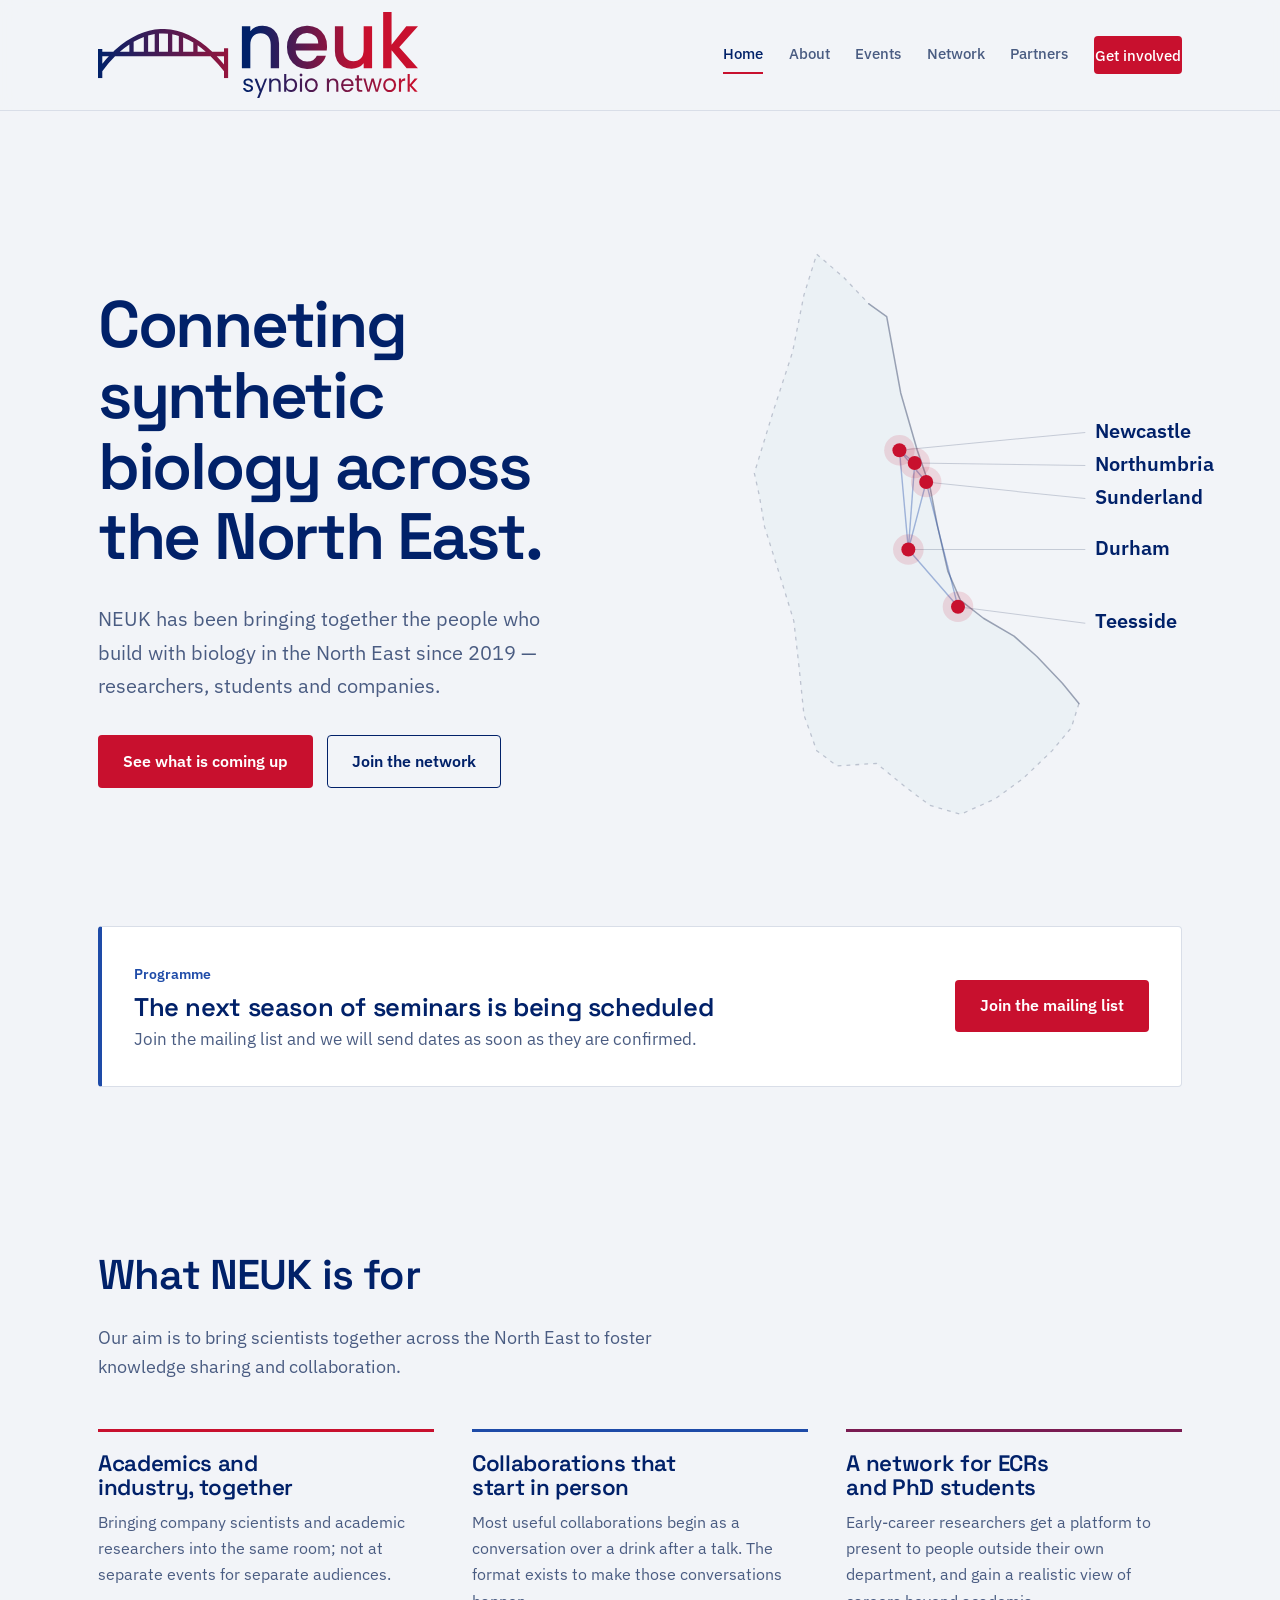
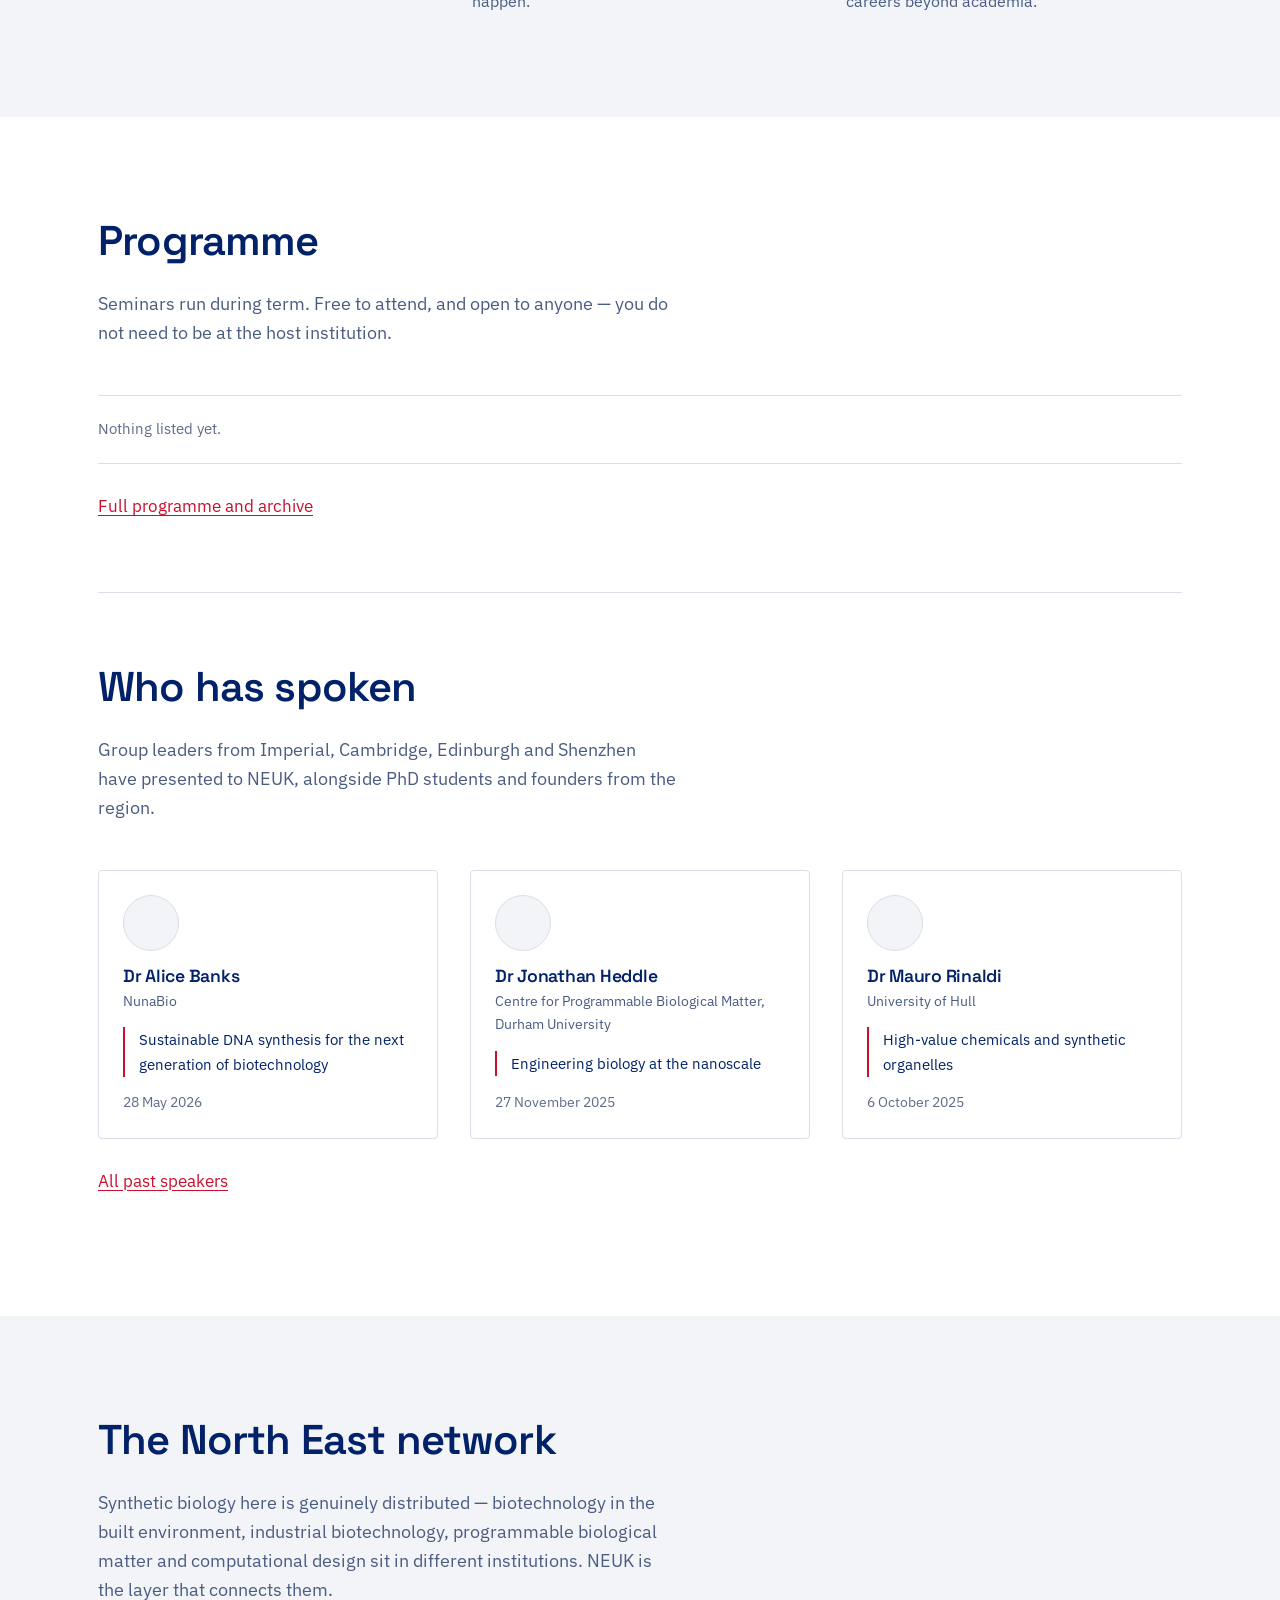
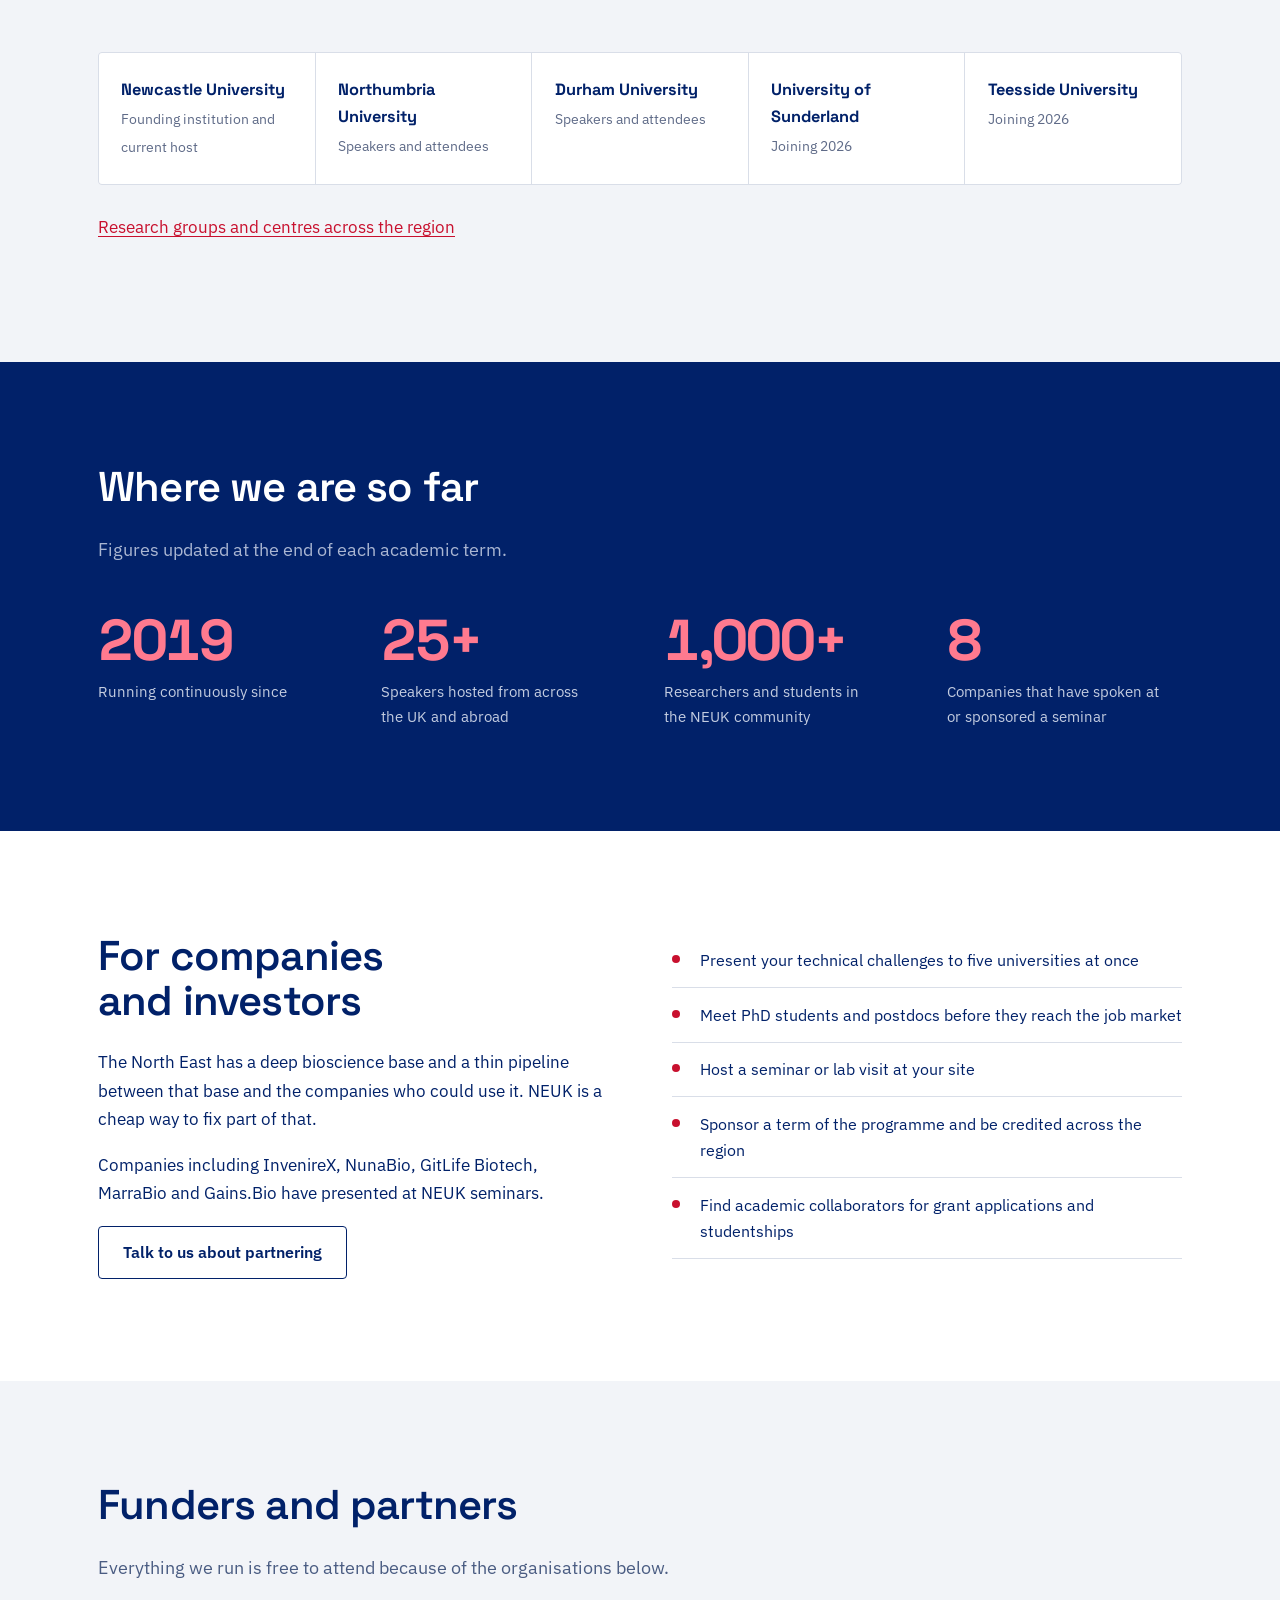
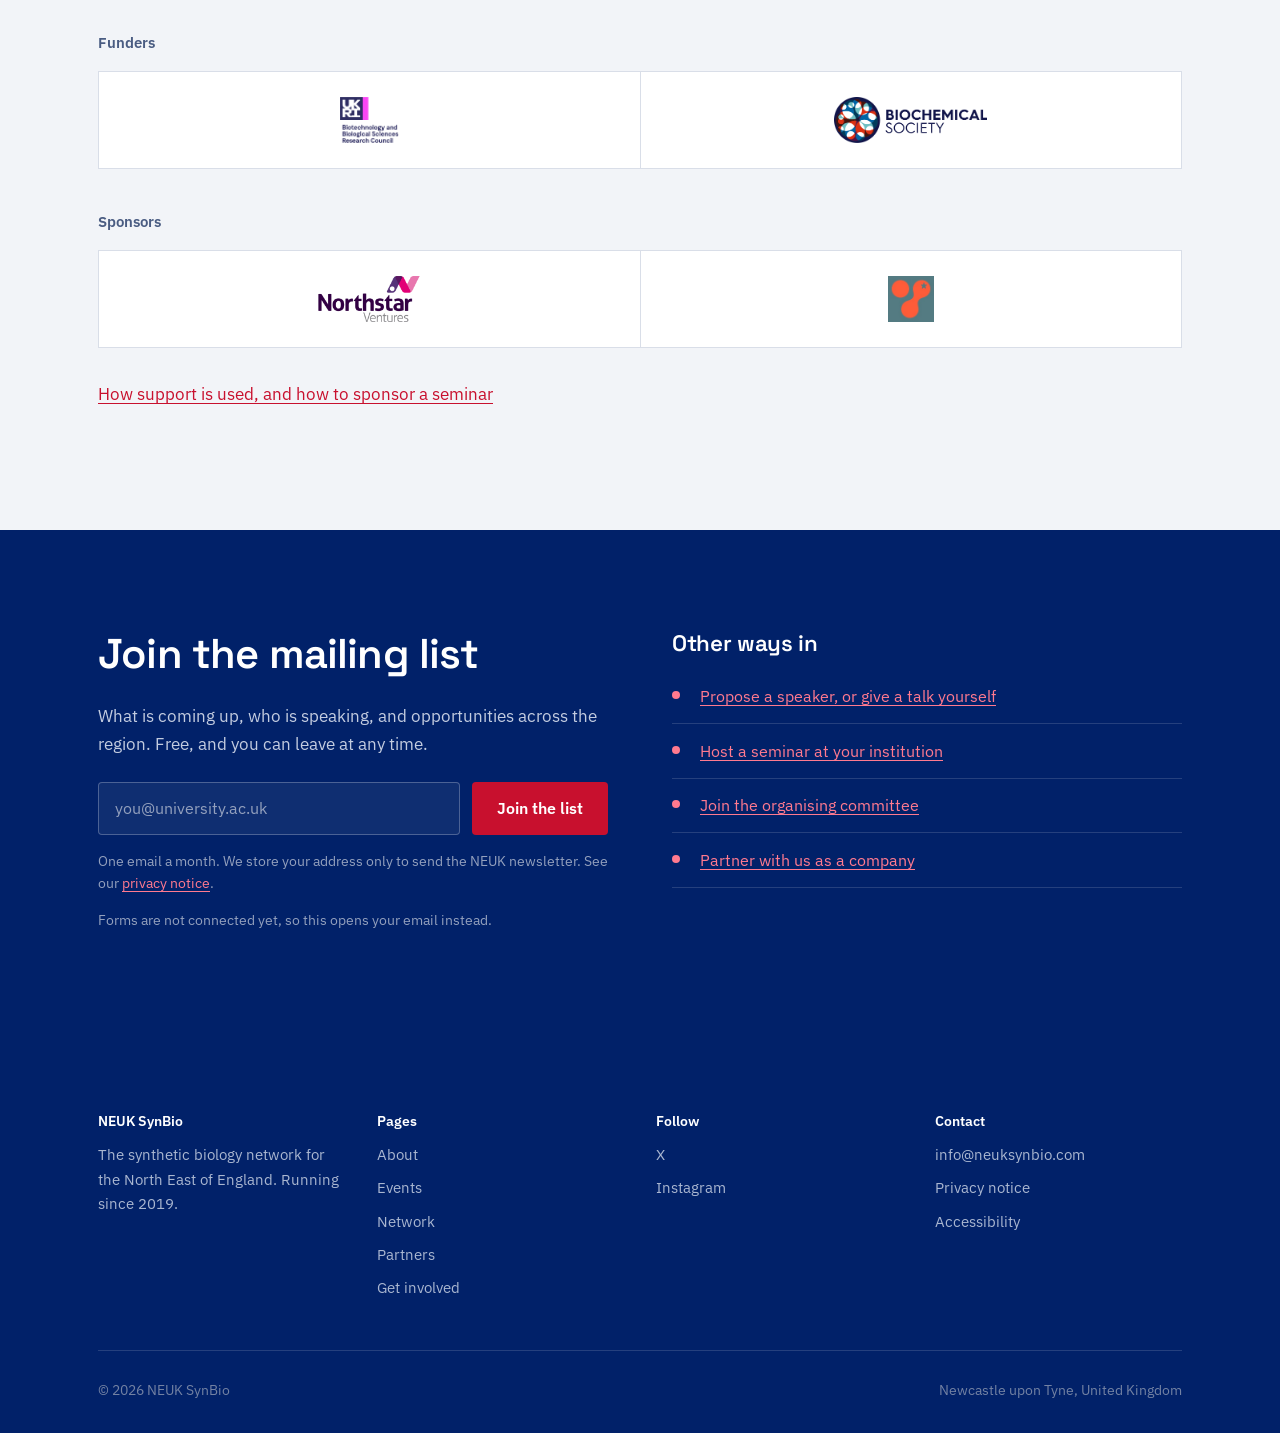
<file: index.html>
<!DOCTYPE html>
<html lang="en-GB">
<head>
<meta charset="utf-8">
<meta name="viewport" content="width=device-width, initial-scale=1">
<title>NEUK SynBio network &mdash; synthetic biology across the North East of England</title>
<meta name="description" content="NEUK SynBio connects synthetic biology researchers, students and companies across Newcastle, Northumbria, Durham, Sunderland and Teesside. Free seminars since 2019.">
<meta property="og:title" content="NEUK SynBio &mdash; synthetic biology across the North East of England">
<meta property="og:description" content="NEUK SynBio connects synthetic biology researchers, students and companies across Newcastle, Northumbria, Durham, Sunderland and Teesside. Free seminars since 2019.">
<meta property="og:type" content="website">
<meta property="og:locale" content="en_GB">
<link rel="preconnect" href="https://fonts.googleapis.com">
<link rel="preconnect" href="https://fonts.gstatic.com" crossorigin>
<link href="https://fonts.googleapis.com/css2?family=IBM+Plex+Sans:wght@400;500;600&family=Space+Grotesk:wght@500;600;700&display=swap" rel="stylesheet">
<link rel="icon" href="assets/img/favicon.svg" type="image/svg+xml">
<link rel="stylesheet" href="assets/css/styles.css">
</head>

<body>
<a class="skip" href="#main">Skip to content</a>
<header class="site-header">
  <div class="wrap">
    <a class="brand" href="index.html">
      <img src="assets/img/NEUK_logo.svg" alt="NEUK SynBio network" class="brand-logo">
    </a>
    <button class="nav-toggle" aria-expanded="false" aria-controls="primary-nav">Menu</button>
    <nav class="nav" id="primary-nav" aria-label="Main">
      <a href="index.html" aria-current="page">Home</a>
      <a href="about.html">About</a>
      <a href="events.html">Events</a>
      <a href="network.html">Network</a>
      <a href="partners.html">Partners</a>
      <a class="btn btn-primary" href="get-involved.html">Get involved</a>
    </nav>
  </div>
</header>

<main id="main">

  <section class="hero">
    <div class="wrap hero-grid">
      <div>
        <h1>Conneting synthetic biology across the North East.</h1>
        <p class="hero-lede">
          NEUK has been bringing together the people who build with biology in the
          North East since 2019 &mdash; researchers, students and companies.
        </p>
        <div class="hero-actions">
          <a class="btn btn-primary" href="events.html">See what is coming up</a>
          <a class="btn btn-secondary" href="get-involved.html">Join the network</a>
        </div>
      </div>

            <figure class="hero-figure">
        <svg viewBox="0 0 520 500" role="img"
             aria-label="Outline map of the North East of England showing the five partner universities connected by a network.">

          <path class="map-land" d="M193 30 L214 48 L234 69 L248 79 L259 139 L272 184 L282 213
            L288 244 L296 279 L306 302 L324 316 L348 330 L366 346 L386 367 L399 383
            L393 402 L378 420 L355 442 L333 458 L306 470 L282 463 L262 448 L240 430
            L209 432 L193 420 L183 392 L179 353 L175 318 L163 279 L152 244 L148 220
            L144 202 L159 153 L174 107 L183 62 Z"/>

          <path class="map-inland" d="M399 383 L393 402 L378 420 L355 442 L333 458 L306 470
            L282 463 L262 448 L240 430 L209 432 L193 420 L183 392 L179 353 L175 318
            L163 279 L152 244 L148 220 L144 202 L159 153 L174 107 L183 62 L193 30
            L214 48 L234 69"/>

          <path class="map-coast" d="M234 69 L248 79 L259 139 L272 184 L282 213 L288 244
            L296 279 L306 302 L324 316 L348 330 L366 346 L386 367 L399 383"/>

          <g>
            <path class="map-edge" d="M258 184 L270 194"/>
            <path class="map-edge" d="M258 184 L279 209"/>
            <path class="map-edge" d="M270 194 L265 262"/>
            <path class="map-edge" d="M279 209 L265 262"/>
            <path class="map-edge" d="M265 262 L304 307"/>
            <path class="map-edge" d="M279 209 L304 307"/>
            <path class="map-edge" d="M258 184 L265 262"/>
          </g>

          <g class="map-leaders">
            <path d="M258 184 L404 170"/>
            <path d="M270 194 L404 196"/>
            <path d="M279 209 L404 222"/>
            <path d="M265 262 L404 262"/>
            <path d="M304 307 L404 320"/>
          </g>

          <g>
            <circle class="map-halo" cx="258" cy="184" r="12"/>
            <circle class="map-node-uni" cx="258" cy="184" r="5.5"/>
            <circle class="map-halo" cx="270" cy="194" r="12"/>
            <circle class="map-node-uni" cx="270" cy="194" r="5.5"/>
            <circle class="map-halo" cx="279" cy="209" r="12"/>
            <circle class="map-node-uni" cx="279" cy="209" r="5.5"/>
            <circle class="map-halo" cx="265" cy="262" r="12"/>
            <circle class="map-node-uni" cx="265" cy="262" r="5.5"/>
            <circle class="map-halo" cx="304" cy="307" r="12"/>
            <circle class="map-node-uni" cx="304" cy="307" r="5.5"/>
          </g>

          <g>
            <text class="map-label" x="412" y="174">Newcastle</text>
            <text class="map-label" x="412" y="200">Northumbria</text>
            <text class="map-label" x="412" y="226">Sunderland</text>
            <text class="map-label" x="412" y="266">Durham</text>
            <text class="map-label" x="412" y="324">Teesside</text>
          </g>
        </svg>
      </figure>
    </div>
  </section>

  <section class="tight" style="padding-top:0">
    <div class="wrap">
      <div class="next-event" id="next-event"></div>
    </div>
  </section>

  <section>
    <div class="wrap">
      <div class="section-head">
        <h2>What NEUK is for</h2>
        <p>
          Our aim is to bring scientists together across the North East to foster knowledge sharing and collaboration. 
        </p>
      </div>
      <div class="strands">
        <div class="strand">
          <h3>Academics and industry, together</h3>
          <p>
            Bringing company scientists and academic researchers into the same
            room; not at separate events for separate audiences.
          </p>
        </div>
        <div class="strand">
          <h3>Collaborations that start in person</h3>
          <p>
            Most useful collaborations begin as a conversation over a drink after a talk.
            The format exists to make those conversations happen.
          </p>
        </div>
        <div class="strand">
          <h3>A network for ECRs and PhD students</h3>
          <p>
            Early-career researchers get a platform to present to people outside
            their own department, and gain a realistic view of careers beyond academia.
          </p>
        </div>
      </div>
    </div>
  </section>

  <section class="band-surface">
    <div class="wrap">
      <div class="section-head">
        <h2>Programme</h2>
        <p>Seminars run during term. Free to attend, and open to anyone &mdash; you do not need to be at the host institution.</p>
      </div>
      <ul class="event-list" id="home-upcoming"></ul>
      <p style="margin-top:1.75rem"><a href="events.html">Full programme and archive</a></p>

      <hr class="rule" style="margin:clamp(3rem,6vw,4.5rem) 0">

      <div class="section-head">
        <h2>Who has spoken</h2>
        <p>
          Group leaders from Imperial, Cambridge, Edinburgh and Shenzhen have presented
          to NEUK, alongside PhD students and founders from the region.
        </p>
      </div>
      <div class="card-grid" id="speakers"></div>
      <p style="margin-top:1.75rem"><a href="events.html#speakers">All past speakers</a></p>
    </div>
  </section>

  <section>
    <div class="wrap">
      <div class="section-head">
        <h2>The North East network</h2>
        <p>
          Synthetic biology here is genuinely distributed &mdash; biotechnology in the built
          environment, industrial biotechnology, programmable biological matter and
          computational design sit in different institutions. NEUK is the layer that connects them.
        </p>
      </div>
      <div class="institutions" id="institutions"></div>
      <p style="margin-top:1.75rem"><a href="network.html">Research groups and centres across the region</a></p>
    </div>
  </section>

  <section class="band-ink" id="impact">
    <div class="wrap">
      <div class="section-head">
        <h2>Where we are so far</h2>
        <p>Figures updated at the end of each academic term.</p>
      </div>
      <div class="figures" id="figures"></div>
    </div>
  </section>

  <section class="band-surface">
    <div class="wrap split">
      <div>
        <h2>For companies and investors</h2>
        <p>
          The North East has a deep bioscience base and a thin pipeline between that base
          and the companies who could use it. NEUK is a cheap way to fix part of that.
        </p>
        <p>
          Companies including InvenireX, NunaBio, GitLife Biotech, MarraBio and Gains.Bio
          have presented at NEUK seminars.
        </p>
        <p style="margin-bottom:0">
          <a class="btn btn-secondary" href="get-involved.html#industry">Talk to us about partnering</a>
        </p>
      </div>
      <div>
        <ul class="checklist">
          <li>Present your technical challenges to five universities at once</li>
          <li>Meet PhD students and postdocs before they reach the job market</li>
          <li>Host a seminar or lab visit at your site</li>
          <li>Sponsor a term of the programme and be credited across the region</li>
          <li>Find academic collaborators for grant applications and studentships</li>
        </ul>
      </div>
    </div>
  </section>

  <section>
    <div class="wrap">
      <div class="section-head">
        <h2>Funders and partners</h2>
        <p>Everything we run is free to attend because of the organisations below.</p>
      </div>
      <div id="partners"></div>
      <p style="margin-top:2rem"><a href="partners.html">How support is used, and how to sponsor a seminar</a></p>
    </div>
  </section>

  <section class="band-ink" id="get-involved">
    <div class="wrap split">
      <div>
        <h2>Join the mailing list</h2>
        <p>
          What is coming up, who is speaking, and opportunities across the region.
          Free, and you can leave at any time.
        </p>
        <form class="signup" data-form="mailing list signup">
          <label class="visually-hidden" for="email">Email address</label>
          <input type="email" id="email" name="email" placeholder="you@university.ac.uk" required>
          <input type="hidden" name="_subject" value="NEUK mailing list signup">
          <button class="btn btn-primary" type="submit">Join the list</button>
        </form>
        <p class="form-note">
          One email a month. We store your address only to send the NEUK newsletter.
          See our <a href="privacy.html">privacy notice</a>.
        </p>
      </div>
      <div>
        <h3>Other ways in</h3>
        <ul class="checklist">
          <li><a href="get-involved.html#speak">Propose a speaker, or give a talk yourself</a></li>
          <li><a href="get-involved.html#host">Host a seminar at your institution</a></li>
          <li><a href="get-involved.html#committee">Join the organising committee</a></li>
          <li><a href="get-involved.html#industry">Partner with us as a company</a></li>
        </ul>
      </div>
    </div>
  </section>
</main>

<footer class="site-footer">
  <div class="wrap">
    <div class="footer-grid">
      <div>
        <h4>NEUK SynBio</h4>
        <p style="margin:0">The synthetic biology network for the North East of England. Running since 2019.</p>
      </div>
      <div>
        <h4>Pages</h4>
        <ul>
          <li><a href="about.html">About</a></li>
          <li><a href="events.html">Events</a></li>
          <li><a href="network.html">Network</a></li>
          <li><a href="partners.html">Partners</a></li>
          <li><a href="get-involved.html">Get involved</a></li>
        </ul>
      </div>
      <div>
        <h4>Follow</h4>
        <ul>
          <li><a data-social="twitter" href="https://x.com/neuk_synbio" rel="noopener">X</a></li>
          <li><a data-social="instagram" href="https://www.instagram.com/neuksynbio/" rel="noopener">Instagram</a></li>
          <li><a data-social="linkedin" href="#" rel="noopener">LinkedIn</a></li>
        </ul>
      </div>
      <div>
        <h4>Contact</h4>
        <ul>
          <li><a href="mailto:info@neuksynbio.com">info@neuksynbio.com</a></li>
          <li><a href="privacy.html">Privacy notice</a></li>
          <li><a href="accessibility.html">Accessibility</a></li>
        </ul>
      </div>
    </div>
    <div class="footer-bottom">
      <span>&copy; <span id="year">2026</span> NEUK SynBio</span>
      <span>Newcastle upon Tyne, United Kingdom</span>
    </div>
  </div>
</footer>

<script src="assets/js/data.js"></script>
<script src="assets/js/site.js"></script>
</body>
</html>
</file>
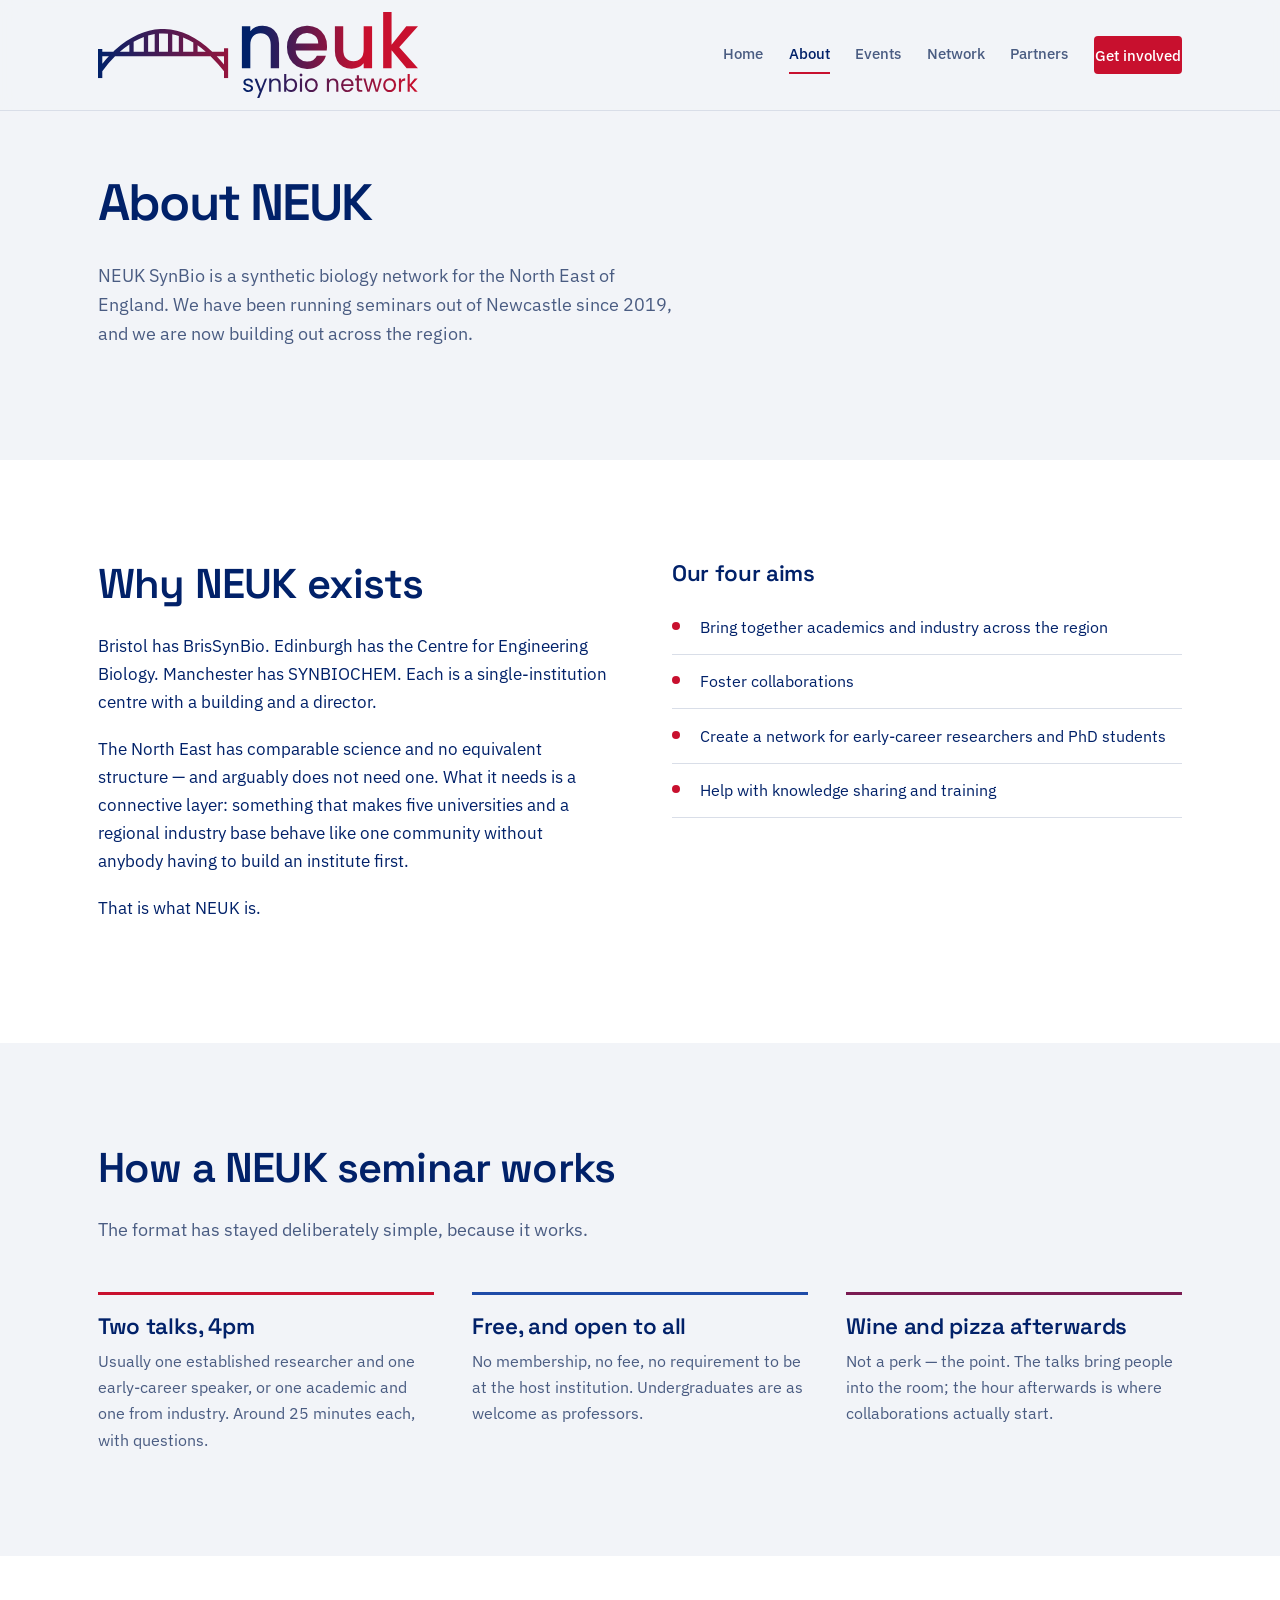
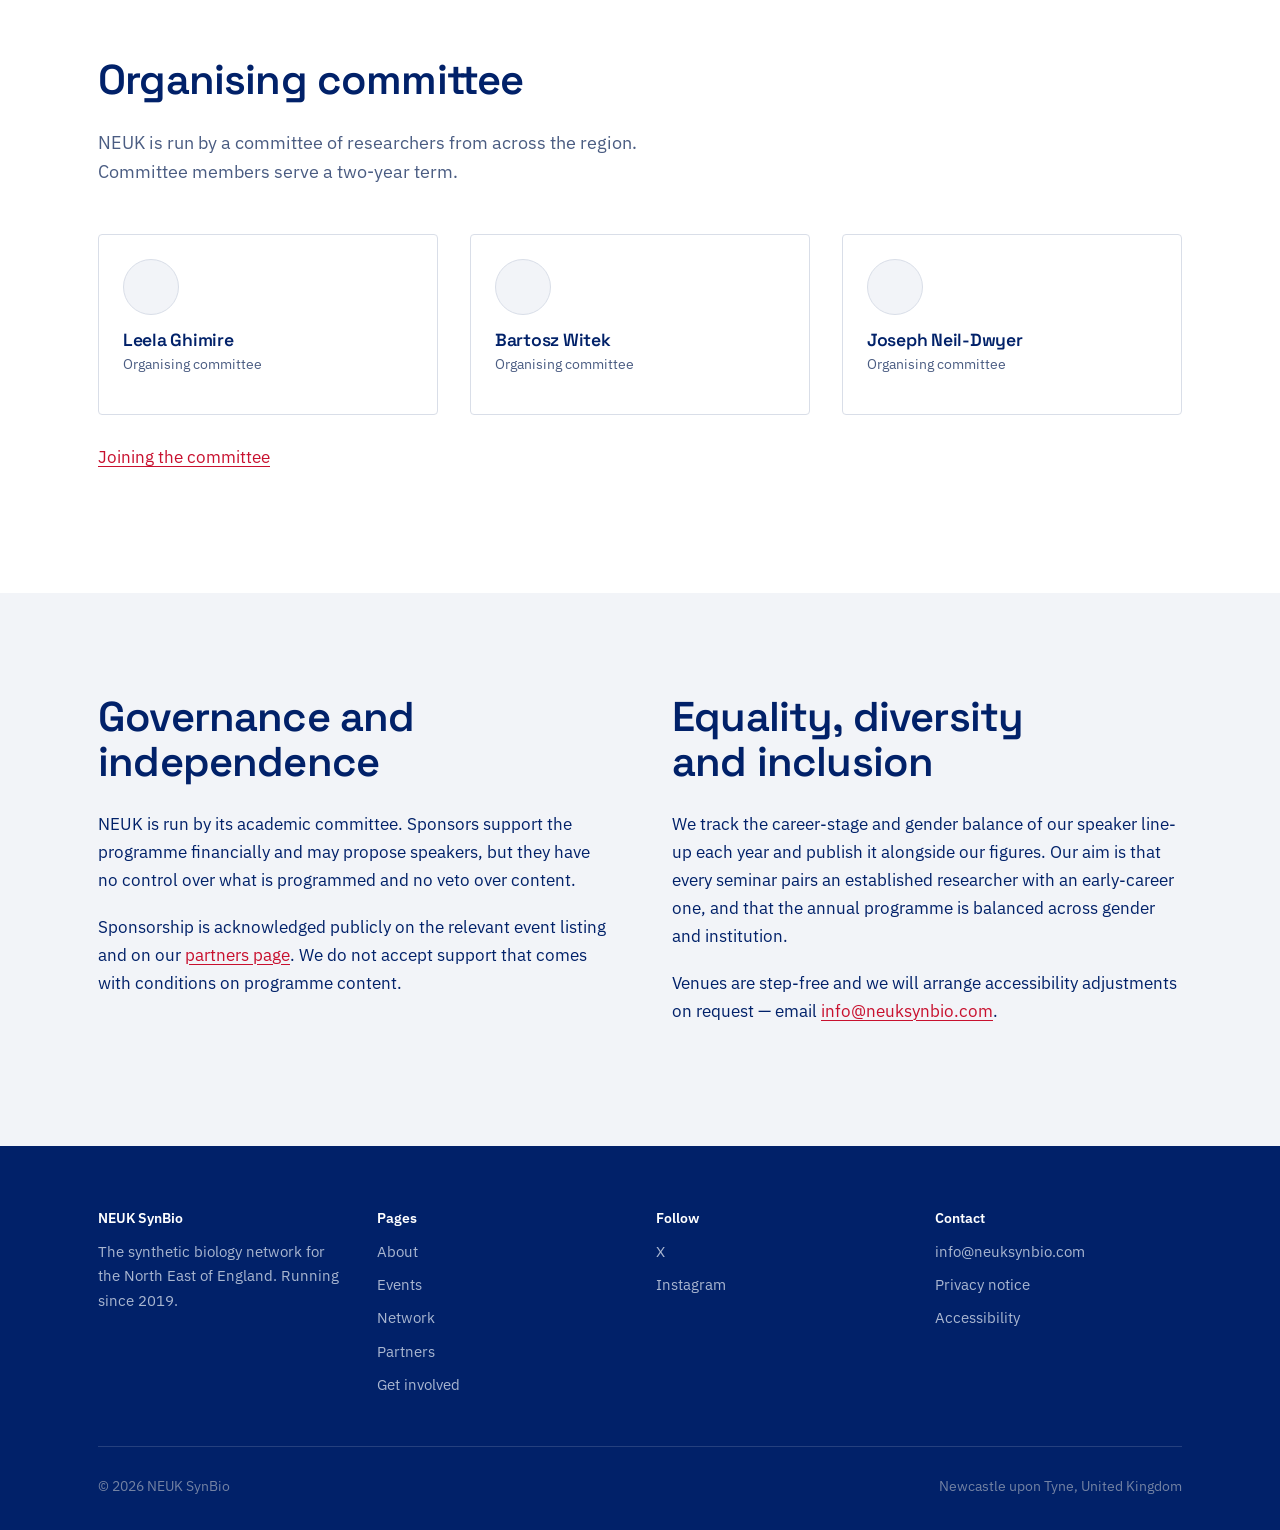
<file: about.html>
<!DOCTYPE html>
<html lang="en-GB">
<head>
<meta charset="utf-8">
<meta name="viewport" content="width=device-width, initial-scale=1">
<title>About &mdash; NEUK SynBio</title>
<meta name="description" content="What NEUK SynBio is, how our seminars work, who runs the network, and our position on sponsorship and independence.">
<meta property="og:title" content="About &mdash; NEUK SynBio">
<meta property="og:description" content="What NEUK SynBio is, how our seminars work, who runs the network, and our position on sponsorship and independence.">
<meta property="og:type" content="website">
<meta property="og:locale" content="en_GB">
<link rel="preconnect" href="https://fonts.googleapis.com">
<link rel="preconnect" href="https://fonts.gstatic.com" crossorigin>
<link href="https://fonts.googleapis.com/css2?family=IBM+Plex+Sans:wght@400;500;600&family=Space+Grotesk:wght@500;600;700&display=swap" rel="stylesheet">
<link rel="icon" href="assets/img/favicon.svg" type="image/svg+xml">
<link rel="stylesheet" href="assets/css/styles.css">
</head>

<body>
<a class="skip" href="#main">Skip to content</a>
<header class="site-header">
  <div class="wrap">
        <a class="brand" href="index.html">
      <img src="assets/img/NEUK_logo.svg" alt="NEUK SynBio network" class="brand-logo">
    </a>
    <button class="nav-toggle" aria-expanded="false" aria-controls="primary-nav">Menu</button>
    <nav class="nav" id="primary-nav" aria-label="Main">
      <a href="index.html">Home</a>
      <a href="about.html" aria-current="page">About</a>
      <a href="events.html">Events</a>
      <a href="network.html">Network</a>
      <a href="partners.html">Partners</a>
      <a class="btn btn-primary" href="get-involved.html">Get involved</a>
    </nav>
  </div>
</header>

<main id="main">

  <section class="tight">
    <div class="wrap">
      <div class="section-head">
        <h1 style="font-size:clamp(2rem,4.5vw,3.2rem)">About NEUK</h1>
        <p>
          NEUK SynBio is a synthetic biology network for the North East of England.
          We have been running seminars out of Newcastle since 2019, and we are now
          building out across the region.
        </p>
      </div>
    </div>
  </section>

  <section class="band-surface">
    <div class="wrap split">
      <div>
        <h2>Why NEUK exists</h2>
        <p>
          Bristol has BrisSynBio. Edinburgh has the Centre for Engineering Biology.
          Manchester has SYNBIOCHEM. Each is a single-institution centre with a building
          and a director.
        </p>
        <p>
          The North East has comparable science and no equivalent structure &mdash; and
          arguably does not need one. What it needs is a connective layer: something
          that makes five universities and a regional industry base behave like one
          community without anybody having to build an institute first.
        </p>
        <p>That is what NEUK is.</p>
      </div>
      <div>
        <h3>Our four aims</h3>
        <ul class="checklist">
          <li>Bring together academics and industry across the region</li>
          <li>Foster collaborations</li>
          <li>Create a network for early-career researchers and PhD students</li>
          <li>Help with knowledge sharing and training</li>
        </ul>
      </div>
    </div>
  </section>

  <section>
    <div class="wrap">
      <div class="section-head">
        <h2>How a NEUK seminar works</h2>
        <p>The format has stayed deliberately simple, because it works.</p>
      </div>
      <div class="strands">
        <div class="strand">
          <h3>Two talks, 4pm</h3>
          <p>
            Usually one established researcher and one early-career speaker, or one
            academic and one from industry. Around 25 minutes each, with questions.
          </p>
        </div>
        <div class="strand">
          <h3>Free, and open to all</h3>
          <p>
            No membership, no fee, no requirement to be at the host institution.
            Undergraduates are as welcome as professors.
          </p>
        </div>
        <div class="strand">
          <h3>Wine and pizza afterwards</h3>
          <p>
            Not a perk &mdash; the point. The talks bring people into the room; the hour
            afterwards is where collaborations actually start.
          </p>
        </div>
      </div>
    </div>
  </section>

  <section class="band-surface" id="team-section">
    <div class="wrap">
      <div class="section-head">
        <h2>Organising committee</h2>
        <p>
          NEUK is run by a committee of researchers from across the region. Committee
          members serve a two-year term.
        </p>
      </div>
      <div class="card-grid" id="team"></div>
      <p style="margin-top:1.75rem">
        <a href="get-involved.html#committee">Joining the committee</a>
      </p>
    </div>
  </section>

  <section>
    <div class="wrap split">
      <div>
        <h2>Governance and independence</h2>
        <p>
          NEUK is run by its academic committee. Sponsors support the programme
          financially and may propose speakers, but they have no control over what is
          programmed and no veto over content.
        </p>
        <p>
          Sponsorship is acknowledged publicly on the relevant event listing and on our
          <a href="partners.html">partners page</a>. We do not accept support that comes
          with conditions on programme content.
        </p>
      </div>
      <div>
        <h2>Equality, diversity and inclusion</h2>
        <p>
          We track the career-stage and gender balance of our speaker line-up each year
          and publish it alongside our figures. Our aim is that every seminar pairs an
          established researcher with an early-career one, and that the annual programme
          is balanced across gender and institution.
        </p>
        <p>
          Venues are step-free and we will arrange accessibility adjustments on request &mdash;
          email <a href="mailto:info@neuksynbio.com">info@neuksynbio.com</a>.
        </p>
      </div>
    </div>
  </section>
</main>

<footer class="site-footer">
  <div class="wrap">
    <div class="footer-grid">
      <div>
        <h4>NEUK SynBio</h4>
        <p style="margin:0">The synthetic biology network for the North East of England. Running since 2019.</p>
      </div>
      <div>
        <h4>Pages</h4>
        <ul>
          <li><a href="about.html">About</a></li>
          <li><a href="events.html">Events</a></li>
          <li><a href="network.html">Network</a></li>
          <li><a href="partners.html">Partners</a></li>
          <li><a href="get-involved.html">Get involved</a></li>
        </ul>
      </div>
      <div>
        <h4>Follow</h4>
        <ul>
          <li><a data-social="twitter" href="https://x.com/neuk_synbio" rel="noopener">X</a></li>
          <li><a data-social="instagram" href="https://www.instagram.com/neuksynbio/" rel="noopener">Instagram</a></li>
          <li><a data-social="linkedin" href="#" rel="noopener">LinkedIn</a></li>
        </ul>
      </div>
      <div>
        <h4>Contact</h4>
        <ul>
          <li><a href="mailto:info@neuksynbio.com">info@neuksynbio.com</a></li>
          <li><a href="privacy.html">Privacy notice</a></li>
          <li><a href="accessibility.html">Accessibility</a></li>
        </ul>
      </div>
    </div>
    <div class="footer-bottom">
      <span>&copy; <span id="year">2026</span> NEUK SynBio</span>
      <span>Newcastle upon Tyne, United Kingdom</span>
    </div>
  </div>
</footer>

<script src="assets/js/data.js"></script>
<script src="assets/js/site.js"></script>
</body>
</html>
</file>
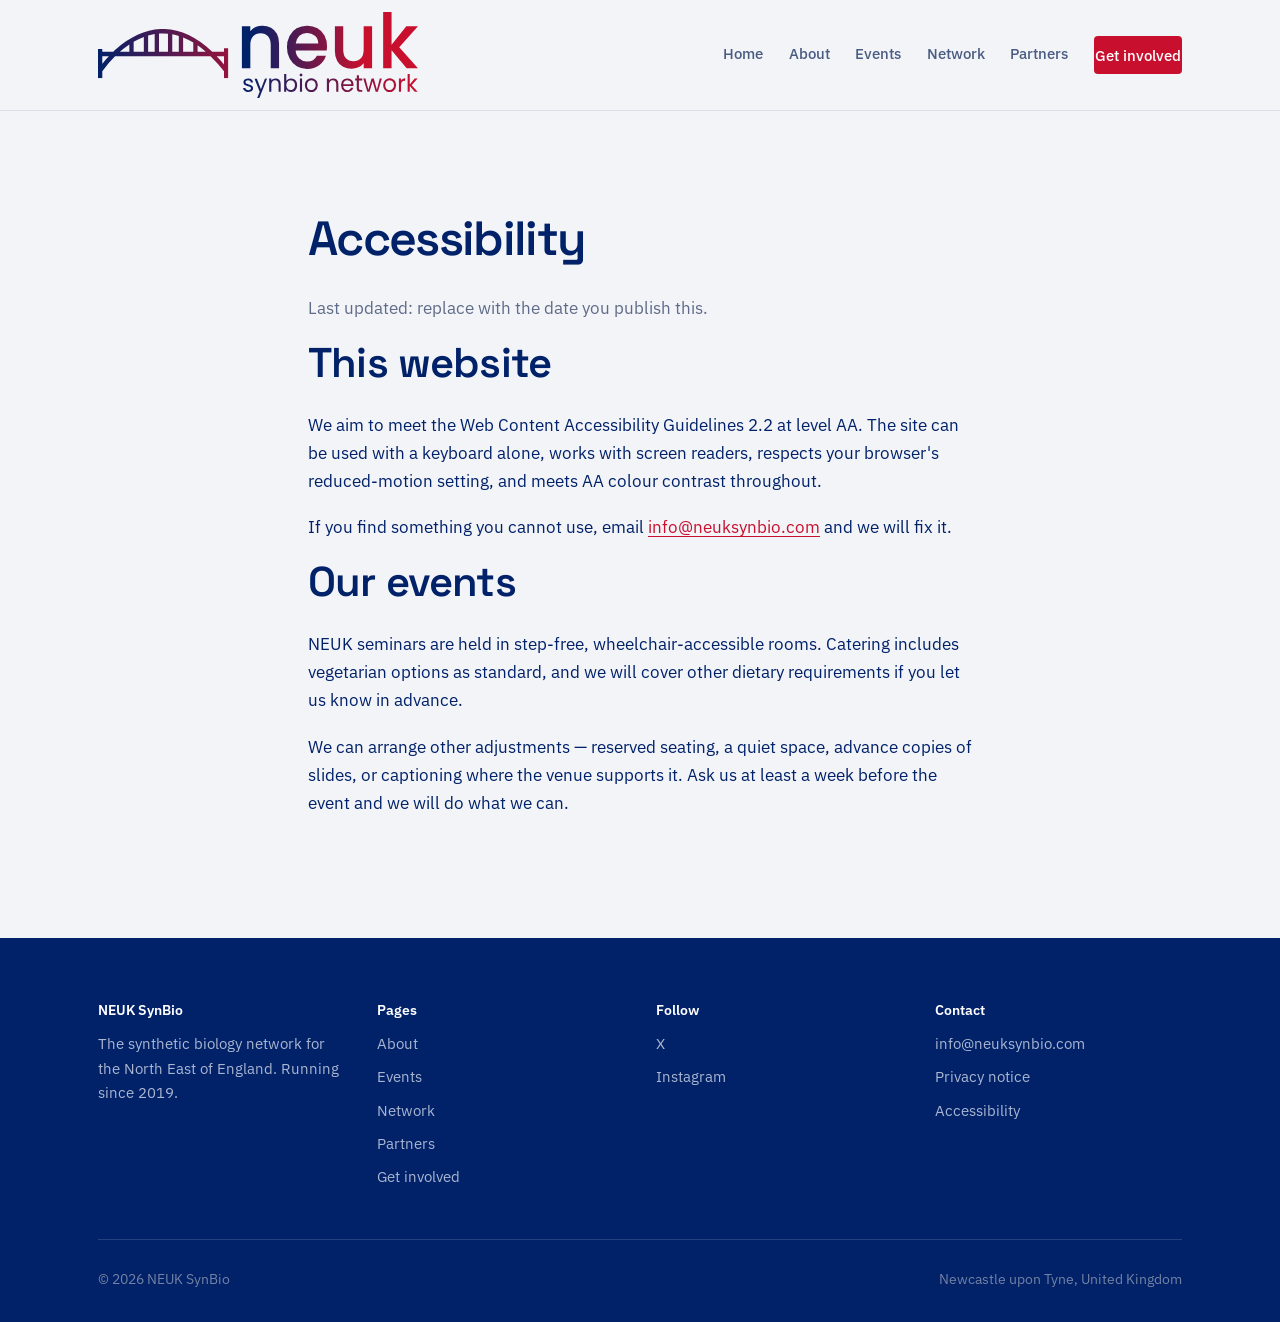
<file: accessibility.html>
<!DOCTYPE html>
<html lang="en-GB">
<head>
<meta charset="utf-8">
<meta name="viewport" content="width=device-width, initial-scale=1">
<title>Accessibility &mdash; NEUK SynBio</title>
<meta name="description" content="Accessibility of the NEUK SynBio website and events.">
<meta property="og:title" content="Accessibility &mdash; NEUK SynBio">
<meta property="og:description" content="Accessibility of the NEUK SynBio website and events.">
<meta property="og:type" content="website">
<meta property="og:locale" content="en_GB">
<link rel="preconnect" href="https://fonts.googleapis.com">
<link rel="preconnect" href="https://fonts.gstatic.com" crossorigin>
<link href="https://fonts.googleapis.com/css2?family=IBM+Plex+Sans:wght@400;500;600&family=Space+Grotesk:wght@500;600;700&display=swap" rel="stylesheet">
<link rel="icon" href="assets/img/favicon.svg" type="image/svg+xml">
<link rel="stylesheet" href="assets/css/styles.css">
</head>

<body>
<a class="skip" href="#main">Skip to content</a>
<header class="site-header">
  <div class="wrap">
    <a class="brand" href="index.html">
      <img src="assets/img/NEUK_logo.svg" alt="NEUK SynBio network" class="brand-logo">
    </a>
    <button class="nav-toggle" aria-expanded="false" aria-controls="primary-nav">Menu</button>
    <nav class="nav" id="primary-nav" aria-label="Main">
      <a href="index.html">Home</a>
      <a href="about.html">About</a>
      <a href="events.html">Events</a>
      <a href="network.html">Network</a>
      <a href="partners.html">Partners</a>
      <a class="btn btn-primary" href="get-involved.html">Get involved</a>
    </nav>
  </div>
</header>

<main id="main">

  <section>
    <div class="wrap" style="max-width:760px">
      <h1 style="font-size:clamp(2rem,4.5vw,3rem)">Accessibility</h1>
      <p style="color:var(--ink-3)">Last updated: replace with the date you publish this.</p>

      <h2>This website</h2>
      <p>
        We aim to meet the Web Content Accessibility Guidelines 2.2 at level AA.
        The site can be used with a keyboard alone, works with screen readers, respects
        your browser's reduced-motion setting, and meets AA colour contrast throughout.
      </p>
      <p>
        If you find something you cannot use, email
        <a href="mailto:info@neuksynbio.com">info@neuksynbio.com</a> and we will fix it.
      </p>

      <h2>Our events</h2>
      <p>
        NEUK seminars are held in step-free, wheelchair-accessible rooms. Catering
        includes vegetarian options as standard, and we will cover other dietary
        requirements if you let us know in advance.
      </p>
      <p>
        We can arrange other adjustments &mdash; reserved seating, a quiet space, advance
        copies of slides, or captioning where the venue supports it. Ask us at least a
        week before the event and we will do what we can.
      </p>
    </div>
  </section>
</main>

<footer class="site-footer">
  <div class="wrap">
    <div class="footer-grid">
      <div>
        <h4>NEUK SynBio</h4>
        <p style="margin:0">The synthetic biology network for the North East of England. Running since 2019.</p>
      </div>
      <div>
        <h4>Pages</h4>
        <ul>
          <li><a href="about.html">About</a></li>
          <li><a href="events.html">Events</a></li>
          <li><a href="network.html">Network</a></li>
          <li><a href="partners.html">Partners</a></li>
          <li><a href="get-involved.html">Get involved</a></li>
        </ul>
      </div>
      <div>
        <h4>Follow</h4>
        <ul>
          <li><a data-social="twitter" href="https://x.com/neuk_synbio" rel="noopener">X</a></li>
          <li><a data-social="instagram" href="https://www.instagram.com/neuksynbio/" rel="noopener">Instagram</a></li>
          <li><a data-social="linkedin" href="#" rel="noopener">LinkedIn</a></li>
        </ul>
      </div>
      <div>
        <h4>Contact</h4>
        <ul>
          <li><a href="mailto:info@neuksynbio.com">info@neuksynbio.com</a></li>
          <li><a href="privacy.html">Privacy notice</a></li>
          <li><a href="accessibility.html">Accessibility</a></li>
        </ul>
      </div>
    </div>
    <div class="footer-bottom">
      <span>&copy; <span id="year">2026</span> NEUK SynBio</span>
      <span>Newcastle upon Tyne, United Kingdom</span>
    </div>
  </div>
</footer>

<script src="assets/js/data.js"></script>
<script src="assets/js/site.js"></script>
</body>
</html>
</file>
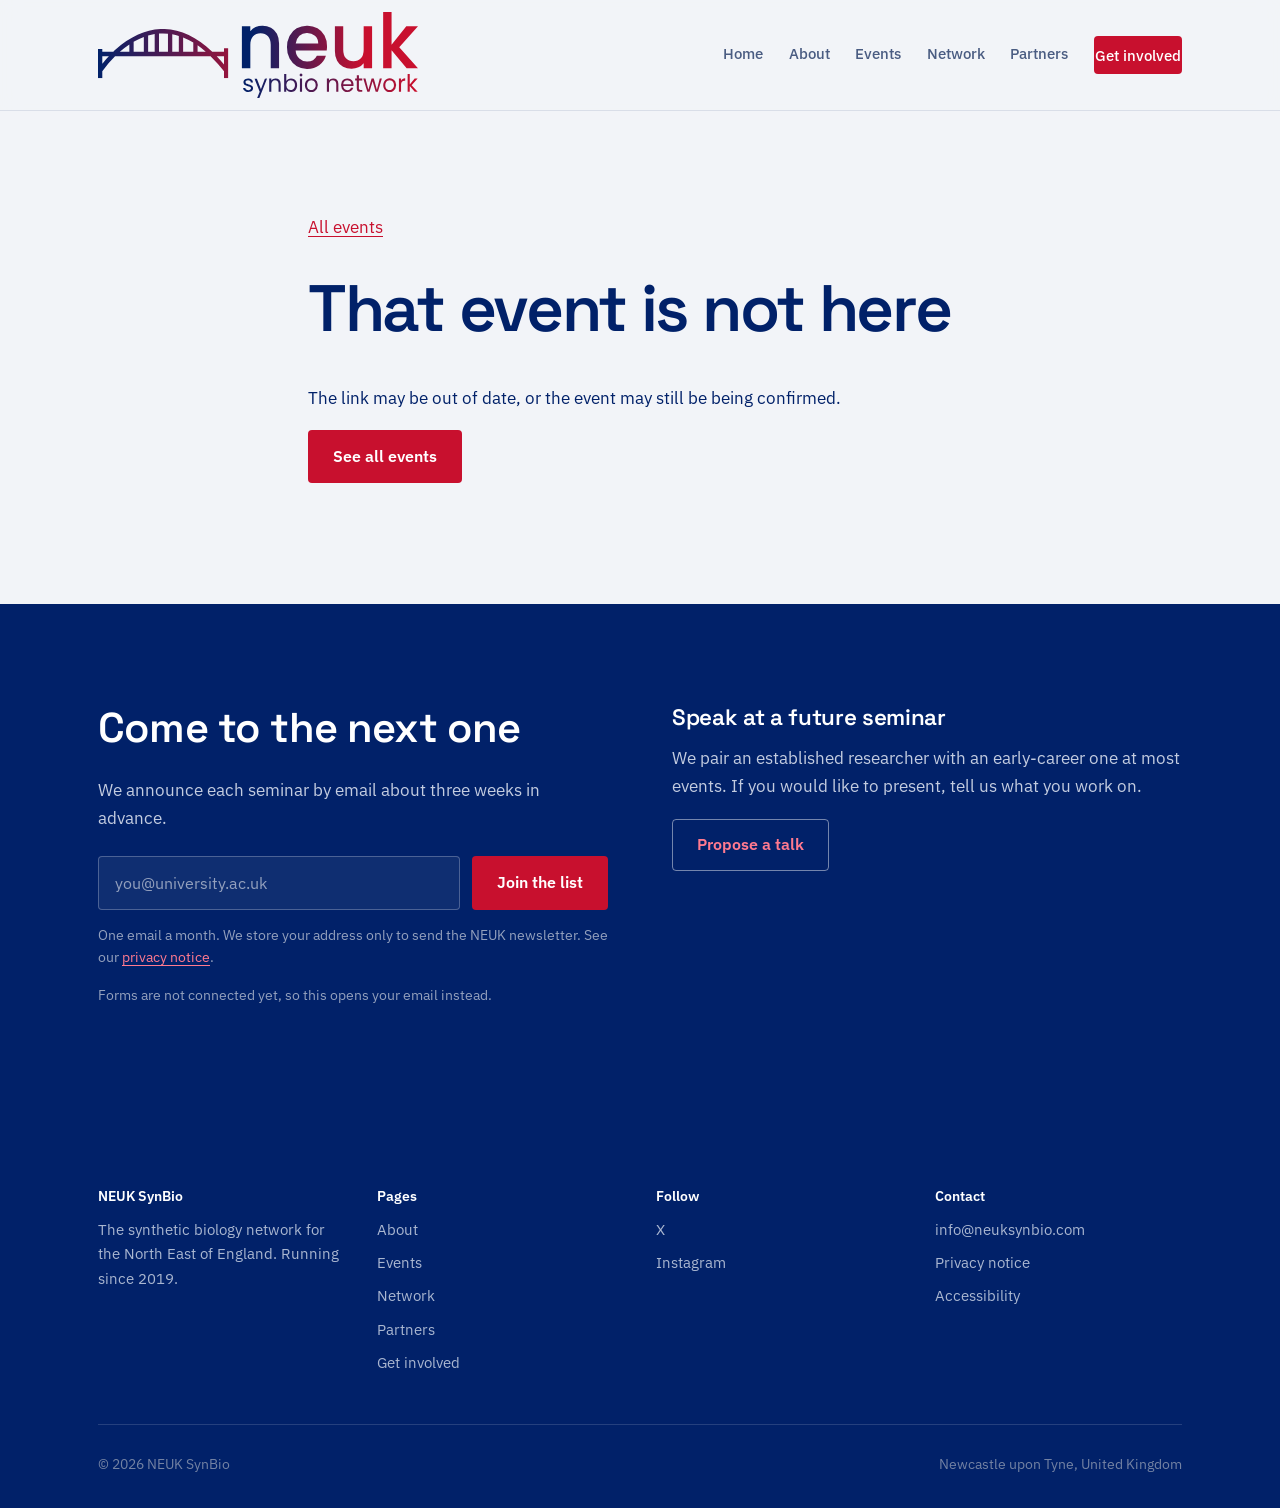
<file: event.html>
<!DOCTYPE html>
<html lang="en-GB">
<head>
<meta charset="utf-8">
<meta name="viewport" content="width=device-width, initial-scale=1">
<title>Event &mdash; NEUK SynBio</title>
<meta name="description" content="Details of a NEUK SynBio synthetic biology seminar, including speakers, venue and any recording.">
<meta property="og:title" content="Event &mdash; NEUK SynBio">
<meta property="og:description" content="Details of a NEUK SynBio synthetic biology seminar, including speakers, venue and any recording.">
<meta property="og:type" content="website">
<meta property="og:locale" content="en_GB">
<link rel="preconnect" href="https://fonts.googleapis.com">
<link rel="preconnect" href="https://fonts.gstatic.com" crossorigin>
<link href="https://fonts.googleapis.com/css2?family=IBM+Plex+Sans:wght@400;500;600&family=Space+Grotesk:wght@500;600;700&display=swap" rel="stylesheet">
<link rel="icon" href="assets/img/favicon.svg" type="image/svg+xml">
<link rel="stylesheet" href="assets/css/styles.css">
</head>

<body>
<a class="skip" href="#main">Skip to content</a>
<header class="site-header">
  <div class="wrap">
    <a class="brand" href="index.html">
      <img src="assets/img/NEUK_logo.svg" alt="NEUK SynBio network" class="brand-logo">
    </a>
    <button class="nav-toggle" aria-expanded="false" aria-controls="primary-nav">Menu</button>
    <nav class="nav" id="primary-nav" aria-label="Main">
      <a href="index.html">Home</a>
      <a href="about.html">About</a>
      <a href="events.html">Events</a>
      <a href="network.html">Network</a>
      <a href="partners.html">Partners</a>
      <a class="btn btn-primary" href="get-involved.html">Get involved</a>
    </nav>
  </div>
</header>

<main id="main">

  <section>
    <div class="wrap" style="max-width:760px">
      <p style="margin-bottom:2rem"><a href="events.html">All events</a></p>
      <div id="event-detail"></div>
    </div>
  </section>

  <section class="band-ink">
    <div class="wrap split">
      <div>
        <h2>Come to the next one</h2>
        <p>We announce each seminar by email about three weeks in advance.</p>
        <form class="signup" data-form="mailing list signup">
          <label class="visually-hidden" for="email">Email address</label>
          <input type="email" id="email" name="email" placeholder="you@university.ac.uk" required>
          <input type="hidden" name="_subject" value="NEUK mailing list signup">
          <button class="btn btn-primary" type="submit">Join the list</button>
        </form>
        <p class="form-note">
          One email a month. We store your address only to send the NEUK newsletter.
          See our <a href="privacy.html">privacy notice</a>.
        </p>
      </div>
      <div>
        <h3>Speak at a future seminar</h3>
        <p>
          We pair an established researcher with an early-career one at most events.
          If you would like to present, tell us what you work on.
        </p>
        <p class="mb-0"><a class="btn btn-onDark" href="get-involved.html#enquiry">Propose a talk</a></p>
      </div>
    </div>
  </section>
</main>

<footer class="site-footer">
  <div class="wrap">
    <div class="footer-grid">
      <div>
        <h4>NEUK SynBio</h4>
        <p style="margin:0">The synthetic biology network for the North East of England. Running since 2019.</p>
      </div>
      <div>
        <h4>Pages</h4>
        <ul>
          <li><a href="about.html">About</a></li>
          <li><a href="events.html">Events</a></li>
          <li><a href="network.html">Network</a></li>
          <li><a href="partners.html">Partners</a></li>
          <li><a href="get-involved.html">Get involved</a></li>
        </ul>
      </div>
      <div>
        <h4>Follow</h4>
        <ul>
          <li><a data-social="twitter" href="https://x.com/neuk_synbio" rel="noopener">X</a></li>
          <li><a data-social="instagram" href="https://www.instagram.com/neuksynbio/" rel="noopener">Instagram</a></li>
          <li><a data-social="linkedin" href="#" rel="noopener">LinkedIn</a></li>
        </ul>
      </div>
      <div>
        <h4>Contact</h4>
        <ul>
          <li><a href="mailto:info@neuksynbio.com">info@neuksynbio.com</a></li>
          <li><a href="privacy.html">Privacy notice</a></li>
          <li><a href="accessibility.html">Accessibility</a></li>
        </ul>
      </div>
    </div>
    <div class="footer-bottom">
      <span>&copy; <span id="year">2026</span> NEUK SynBio</span>
      <span>Newcastle upon Tyne, United Kingdom</span>
    </div>
  </div>
</footer>

<script src="assets/js/data.js"></script>
<script src="assets/js/site.js"></script>
</body>
</html>
</file>
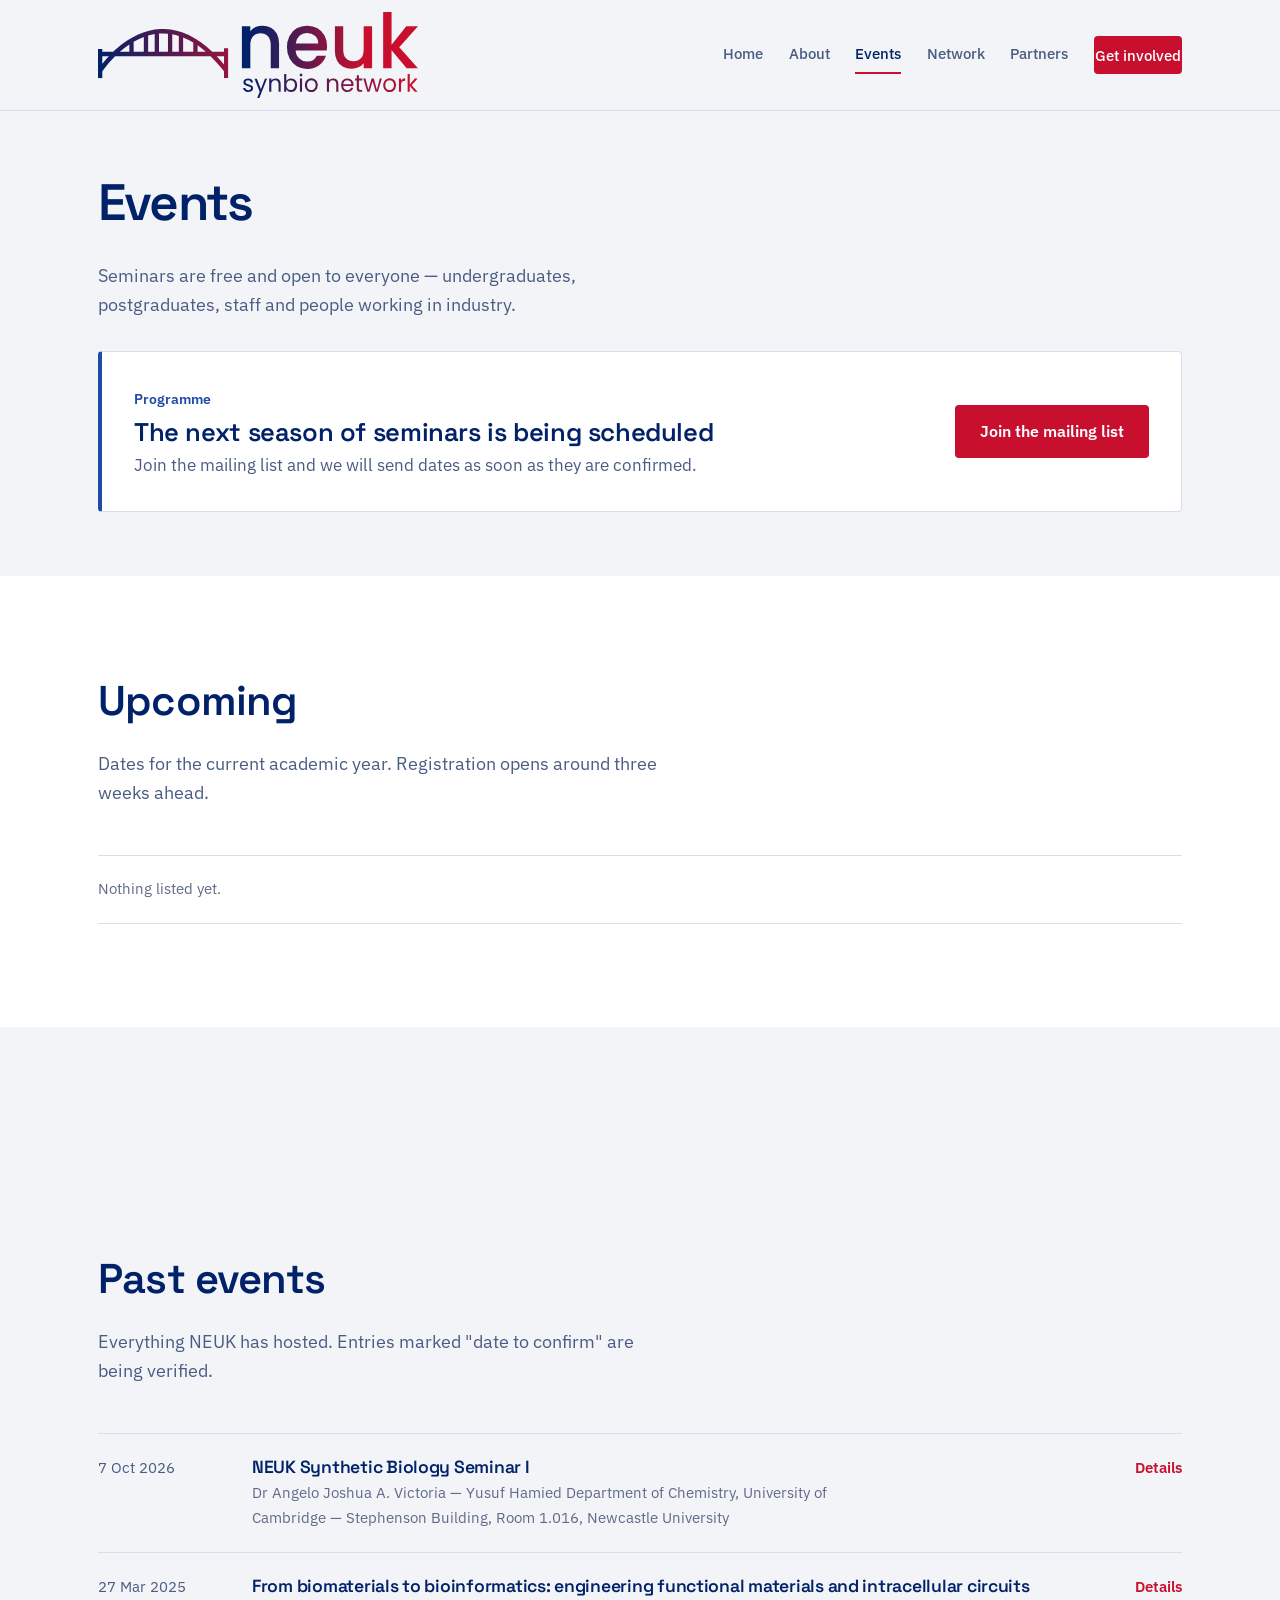
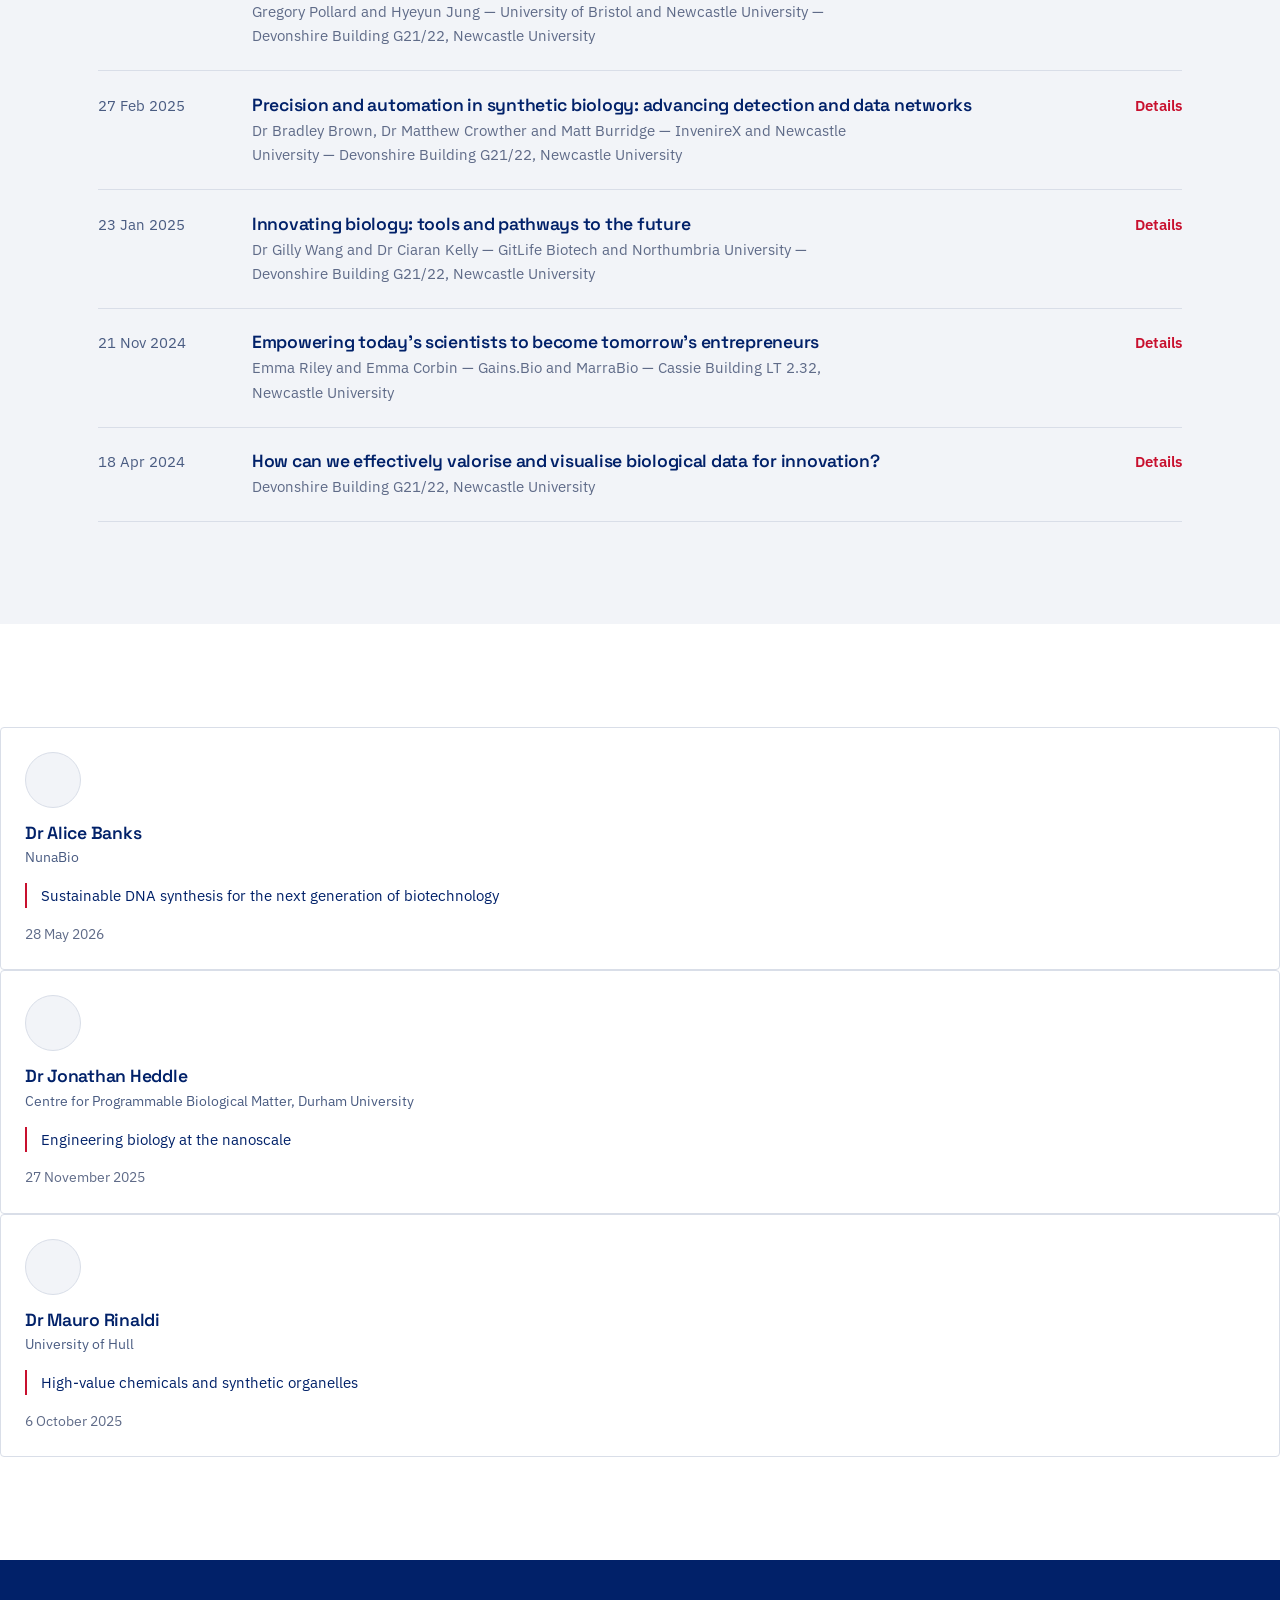
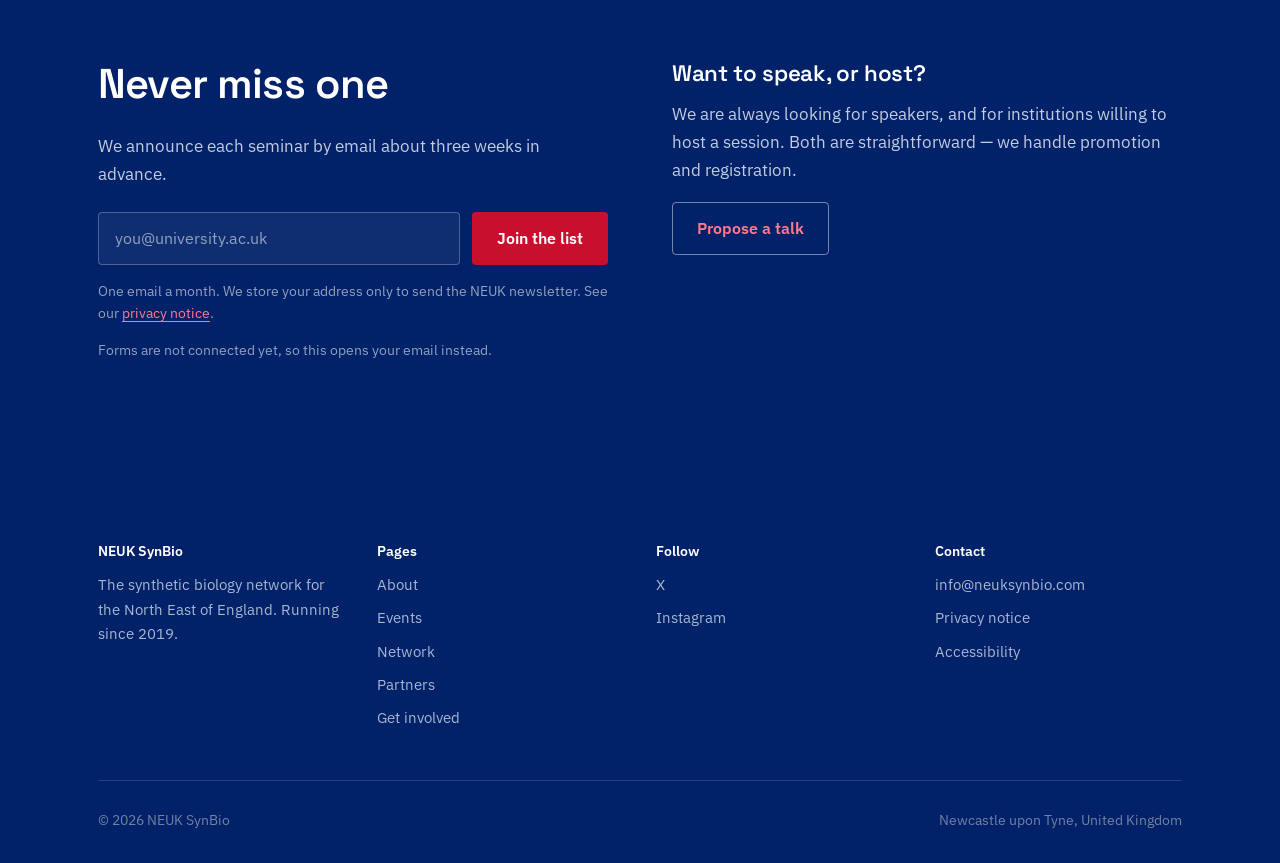
<file: events.html>
<!DOCTYPE html>
<html lang="en-GB">
<head>
<meta charset="utf-8">
<meta name="viewport" content="width=device-width, initial-scale=1">
<title>Events &mdash; NEUK SynBio</title>
<meta name="description" content="Upcoming and past synthetic biology seminars, panels and networking events across the North East of England.">
<meta property="og:title" content="Events &mdash; NEUK SynBio">
<meta property="og:description" content="Upcoming and past synthetic biology seminars, panels and networking events across the North East of England.">
<meta property="og:type" content="website">
<meta property="og:locale" content="en_GB">
<link rel="preconnect" href="https://fonts.googleapis.com">
<link rel="preconnect" href="https://fonts.gstatic.com" crossorigin>
<link href="https://fonts.googleapis.com/css2?family=IBM+Plex+Sans:wght@400;500;600&family=Space+Grotesk:wght@500;600;700&display=swap" rel="stylesheet">
<link rel="icon" href="assets/img/favicon.svg" type="image/svg+xml">
<link rel="stylesheet" href="assets/css/styles.css">
</head>

<body>
<a class="skip" href="#main">Skip to content</a>
<header class="site-header">
  <div class="wrap">
    <a class="brand" href="index.html">
      <img src="assets/img/NEUK_logo.svg" alt="NEUK SynBio network" class="brand-logo">
    </a>
    <button class="nav-toggle" aria-expanded="false" aria-controls="primary-nav">Menu</button>
    <nav class="nav" id="primary-nav" aria-label="Main">
      <a href="index.html">Home</a>
      <a href="about.html">About</a>
      <a href="events.html" aria-current="page">Events</a>
      <a href="network.html">Network</a>
      <a href="partners.html">Partners</a>
      <a class="btn btn-primary" href="get-involved.html">Get involved</a>
    </nav>
  </div>
</header>

<main id="main">

  <section class="tight">
    <div class="wrap">
      <div class="section-head" style="margin-bottom:2rem">
        <h1 style="font-size:clamp(2rem,4.5vw,3.2rem)">Events</h1>
        <p>
          Seminars are free and open to everyone &mdash; undergraduates, postgraduates,
          staff and people working in industry. 
        </p>
      </div>
      <div class="next-event" id="next-event"></div>
    </div>
  </section>

  <section class="band-surface">
    <div class="wrap">
      <div class="section-head">
        <h2>Upcoming</h2>
        <p>Dates for the current academic year. Registration opens around three weeks ahead.</p>
      </div>
      <ul class="event-list" id="upcoming-events"></ul>
    </div>
  </section>

  <section class="tight">
    <div class="wrap">
      <div class="section-head">
        <h2>Everything in one calendar</h2>
        <p>Subscribe on Luma and every new seminar lands in your calendar automatically.</p>
      </div>
      <div id="luma-calendar"></div>
    </div>
  </section>

  <section>
    <div class="wrap">
      <div class="section-head">
        <h2>Past events</h2>
        <p>Everything NEUK has hosted. Entries marked "date to confirm" are being verified.</p>
      </div>
      <ul class="event-list" id="past-events"></ul>
    </div>
  </section>

  <section class="band-surface" id="speakers">
    <div class="wrap">
      <div class="section-head">
        <h2>Past speakers</h2>
        <p>Researchers and practitioners who have presented to the NEUK community.</p>
      </div>
      <div class="card-grid" id="all-speakers"></div>
    </div>
  </section>

  <section class="band-ink">
    <div class="wrap split">
      <div>
        <h2>Never miss one</h2>
        <p>We announce each seminar by email about three weeks in advance.</p>
        <form class="signup" data-form="mailing list signup">
          <label class="visually-hidden" for="email">Email address</label>
          <input type="email" id="email" name="email" placeholder="you@university.ac.uk" required>
          <input type="hidden" name="_subject" value="NEUK mailing list signup">
          <button class="btn btn-primary" type="submit">Join the list</button>
        </form>
        <p class="form-note">
          One email a month. We store your address only to send the NEUK newsletter.
          See our <a href="privacy.html">privacy notice</a>.
        </p>
      </div>
      <div>
        <h3>Want to speak, or host?</h3>
        <p>
          We are always looking for speakers, and for institutions willing to host a
          session. Both are straightforward &mdash; we handle promotion and registration.
        </p>
        <p class="mb-0"><a class="btn btn-onDark" href="get-involved.html#speak">Propose a talk</a></p>
      </div>
    </div>
  </section>
</main>

<footer class="site-footer">
  <div class="wrap">
    <div class="footer-grid">
      <div>
        <h4>NEUK SynBio</h4>
        <p style="margin:0">The synthetic biology network for the North East of England. Running since 2019.</p>
      </div>
      <div>
        <h4>Pages</h4>
        <ul>
          <li><a href="about.html">About</a></li>
          <li><a href="events.html">Events</a></li>
          <li><a href="network.html">Network</a></li>
          <li><a href="partners.html">Partners</a></li>
          <li><a href="get-involved.html">Get involved</a></li>
        </ul>
      </div>
      <div>
        <h4>Follow</h4>
        <ul>
          <li><a data-social="twitter" href="https://x.com/neuk_synbio" rel="noopener">X</a></li>
          <li><a data-social="instagram" href="https://www.instagram.com/neuksynbio/" rel="noopener">Instagram</a></li>
          <li><a data-social="linkedin" href="#" rel="noopener">LinkedIn</a></li>
        </ul>
      </div>
      <div>
        <h4>Contact</h4>
        <ul>
          <li><a href="mailto:info@neuksynbio.com">info@neuksynbio.com</a></li>
          <li><a href="privacy.html">Privacy notice</a></li>
          <li><a href="accessibility.html">Accessibility</a></li>
        </ul>
      </div>
    </div>
    <div class="footer-bottom">
      <span>&copy; <span id="year">2026</span> NEUK SynBio</span>
      <span>Newcastle upon Tyne, United Kingdom</span>
    </div>
  </div>
</footer>

<script src="assets/js/data.js"></script>
<script src="assets/js/site.js"></script>
</body>
</html>
</file>
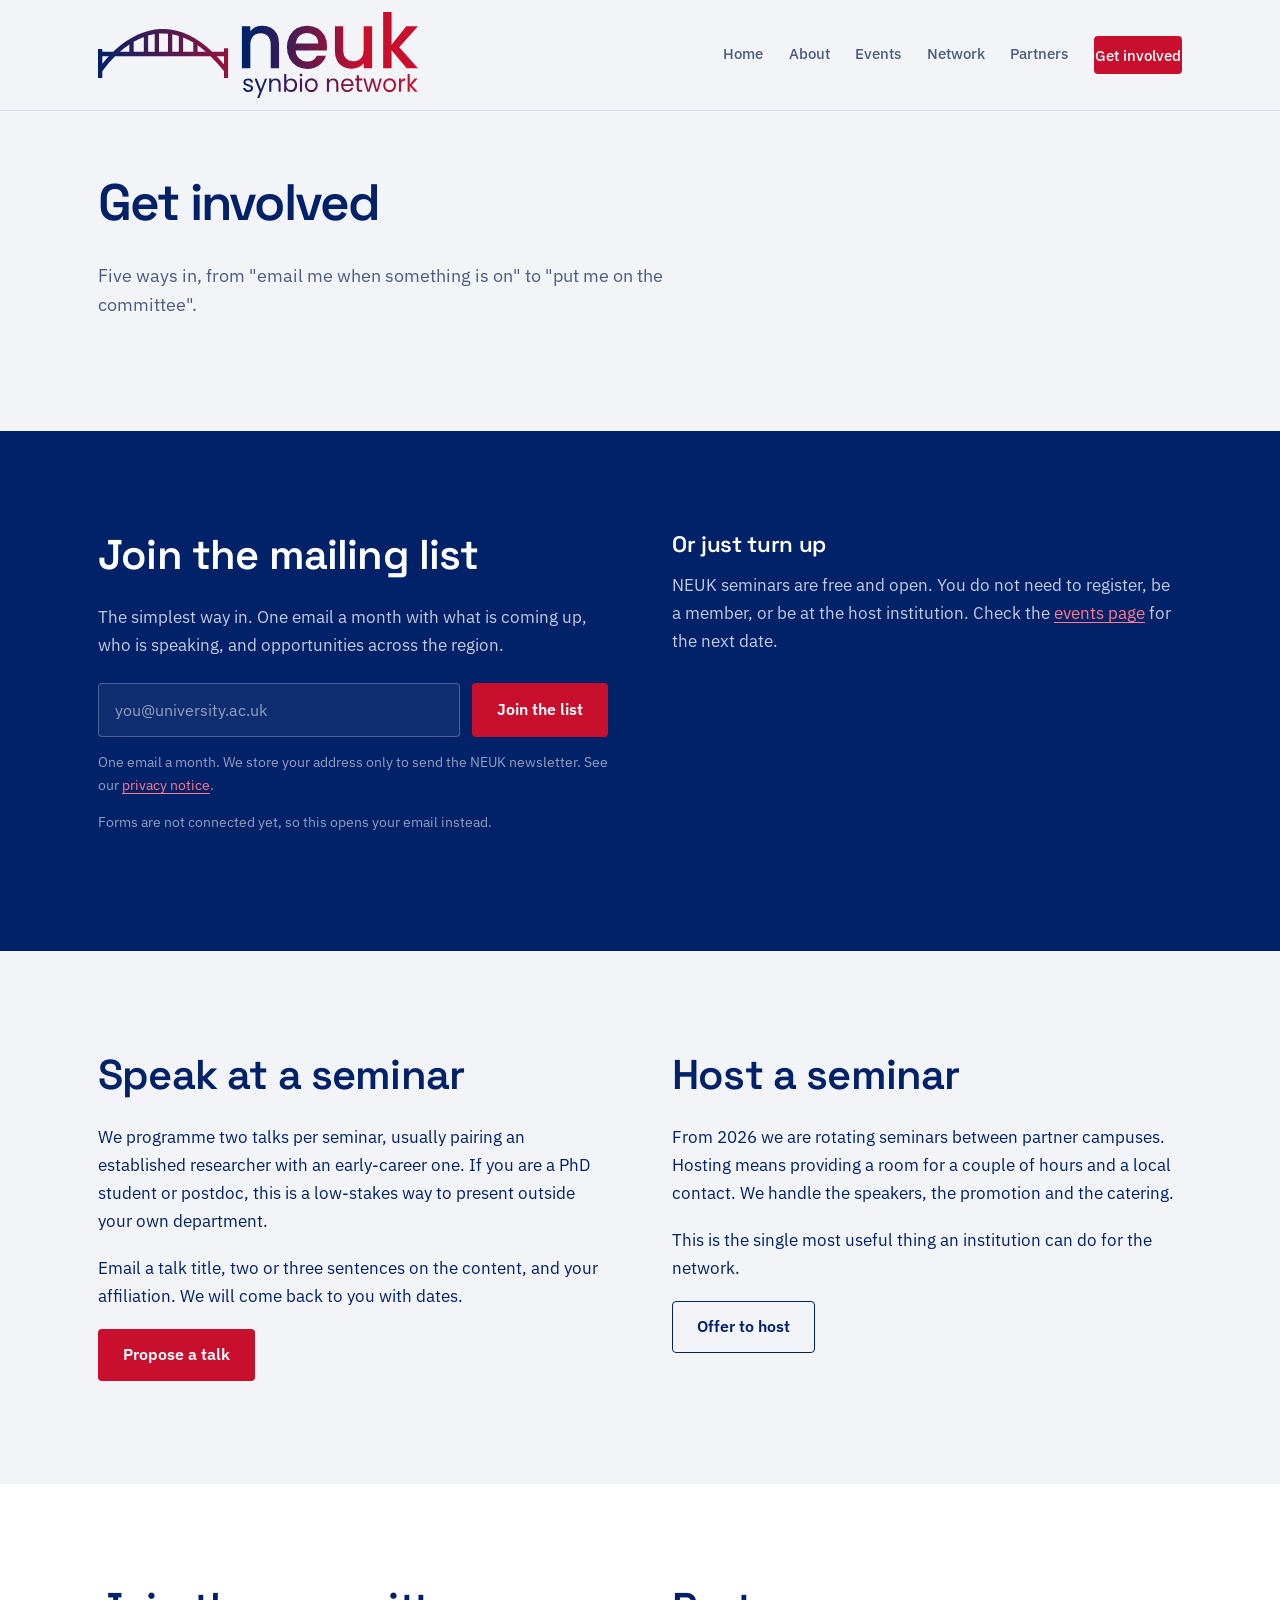
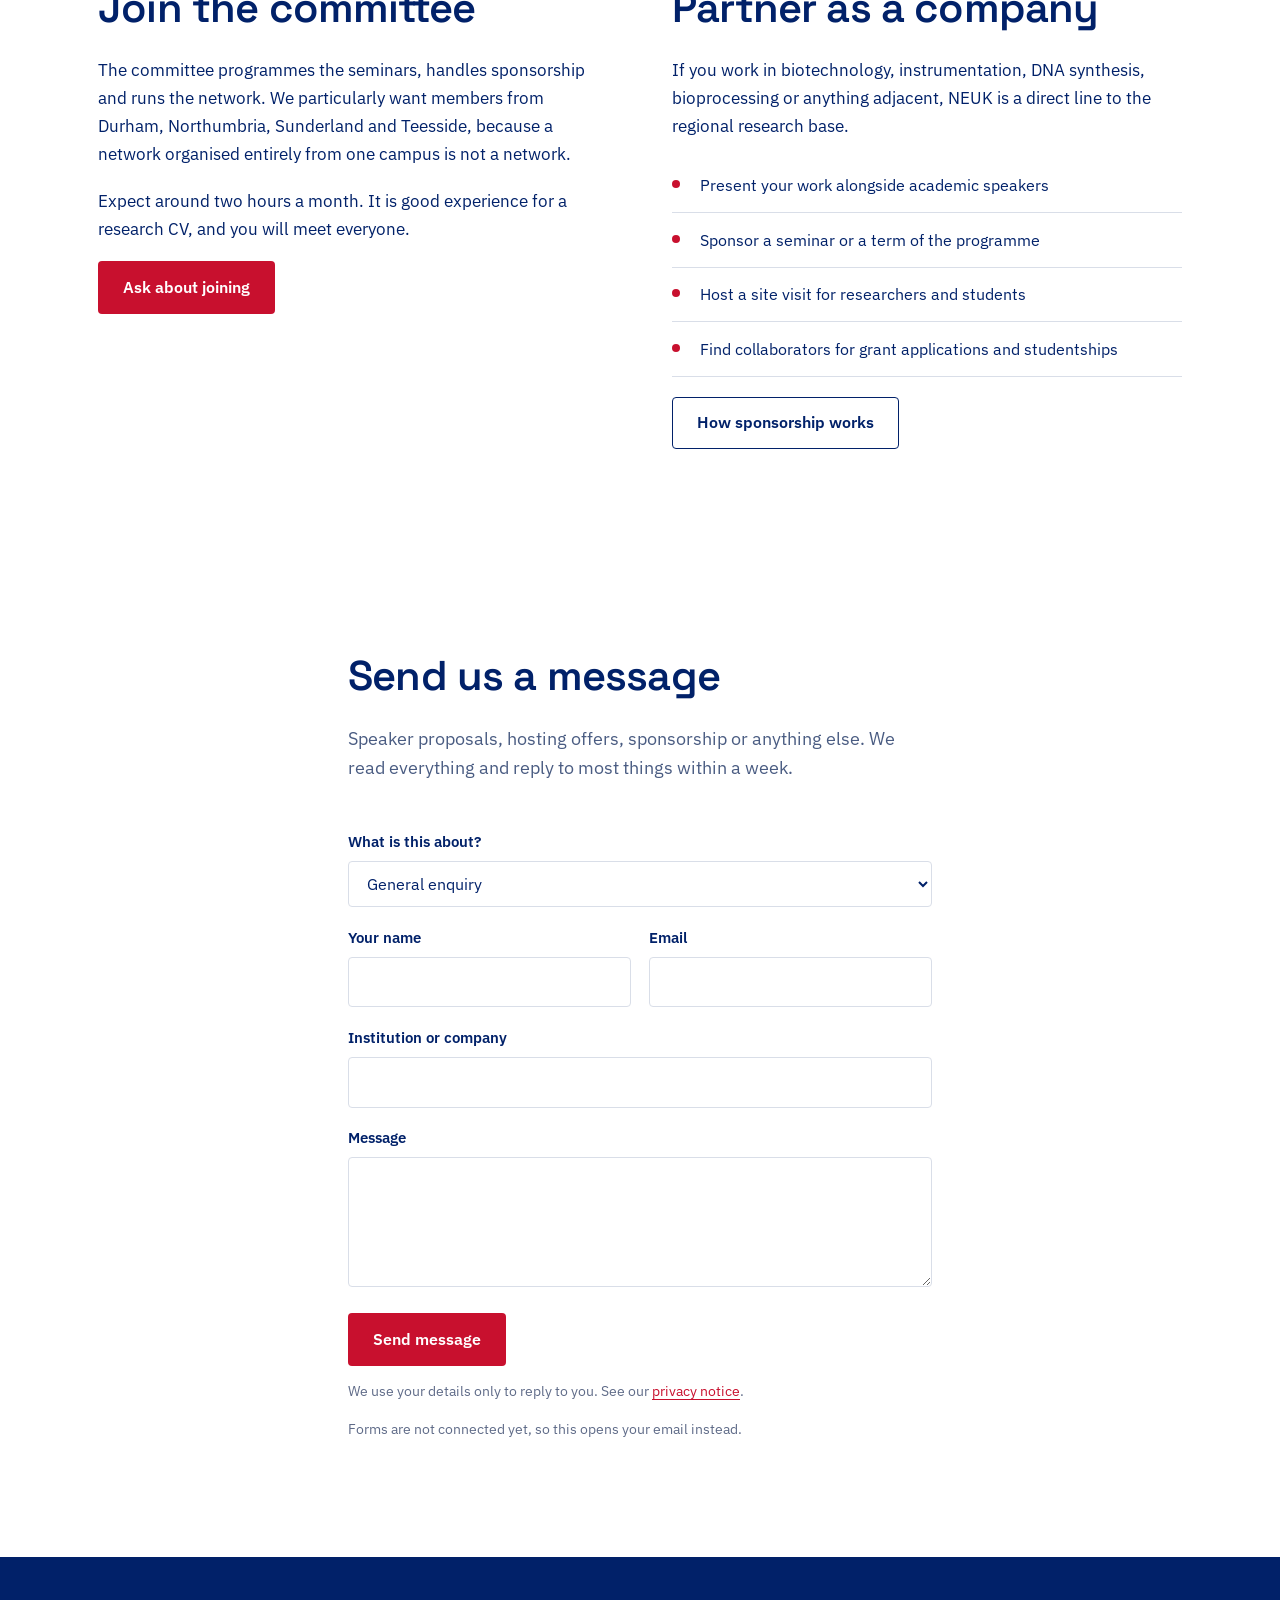
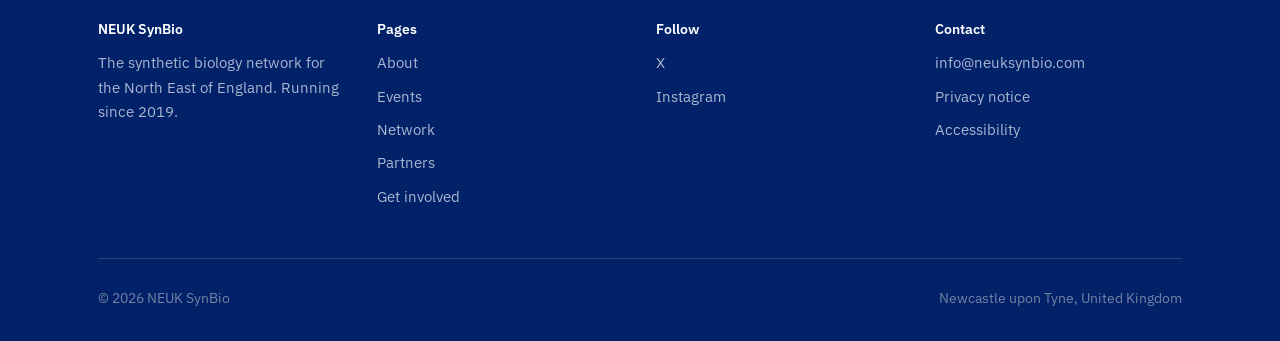
<file: get-involved.html>
<!DOCTYPE html>
<html lang="en-GB">
<head>
<meta charset="utf-8">
<meta name="viewport" content="width=device-width, initial-scale=1">
<title>Get involved &mdash; NEUK SynBio</title>
<meta name="description" content="Join the mailing list, propose a talk, host a seminar, join the organising committee, or partner with NEUK as a company.">
<meta property="og:title" content="Get involved &mdash; NEUK SynBio">
<meta property="og:description" content="Join the mailing list, propose a talk, host a seminar, join the organising committee, or partner with NEUK as a company.">
<meta property="og:type" content="website">
<meta property="og:locale" content="en_GB">
<link rel="preconnect" href="https://fonts.googleapis.com">
<link rel="preconnect" href="https://fonts.gstatic.com" crossorigin>
<link href="https://fonts.googleapis.com/css2?family=IBM+Plex+Sans:wght@400;500;600&family=Space+Grotesk:wght@500;600;700&display=swap" rel="stylesheet">
<link rel="icon" href="assets/img/favicon.svg" type="image/svg+xml">
<link rel="stylesheet" href="assets/css/styles.css">
</head>

<body>
<a class="skip" href="#main">Skip to content</a>
<header class="site-header">
  <div class="wrap">
    <a class="brand" href="index.html">
      <img src="assets/img/NEUK_logo.svg" alt="NEUK SynBio network" class="brand-logo">
    </a>
    <button class="nav-toggle" aria-expanded="false" aria-controls="primary-nav">Menu</button>
    <nav class="nav" id="primary-nav" aria-label="Main">
      <a href="index.html">Home</a>
      <a href="about.html">About</a>
      <a href="events.html">Events</a>
      <a href="network.html">Network</a>
      <a href="partners.html">Partners</a>
      <a class="btn btn-primary" href="get-involved.html" aria-current="page">Get involved</a>
    </nav>
  </div>
</header>

<main id="main">

  <section class="tight">
    <div class="wrap">
      <div class="section-head">
        <h1 style="font-size:clamp(2rem,4.5vw,3.2rem)">Get involved</h1>
        <p>
          Five ways in, from "email me when something is on" to "put me on the committee".
        </p>
      </div>
    </div>
  </section>

  <section class="band-ink" id="mailing-list">
    <div class="wrap split">
      <div>
        <h2>Join the mailing list</h2>
        <p>
          The simplest way in. One email a month with what is coming up, who is speaking,
          and opportunities across the region.
        </p>
        <form class="signup" data-form="mailing list signup">
          <label class="visually-hidden" for="email">Email address</label>
          <input type="email" id="email" name="email" placeholder="you@university.ac.uk" required>
          <input type="hidden" name="_subject" value="NEUK mailing list signup">
          <button class="btn btn-primary" type="submit">Join the list</button>
        </form>
        <p class="form-note">
          One email a month. We store your address only to send the NEUK newsletter.
          See our <a href="privacy.html">privacy notice</a>.
        </p>
      </div>
      <div>
        <h3>Or just turn up</h3>
        <p>
          NEUK seminars are free and open. You do not need to register, be a member, or
          be at the host institution. Check the
          <a href="events.html">events page</a> for the next date.
        </p>
      </div>
    </div>
  </section>

  <section id="speak">
    <div class="wrap split">
      <div>
        <h2>Speak at a seminar</h2>
        <p>
          We programme two talks per seminar, usually pairing an established researcher
          with an early-career one. If you are a PhD student or postdoc, this is a low-stakes
          way to present outside your own department.
        </p>
        <p>
          Email a talk title, two or three sentences on the content, and your affiliation.
          We will come back to you with dates.
        </p>
        <p class="mb-0">
          <a class="btn btn-primary" href="mailto:info@neuksynbio.com?subject=NEUK%20talk%20proposal">Propose a talk</a>
        </p>
      </div>
      <div>
        <h2 id="host">Host a seminar</h2>
        <p>
          From 2026 we are rotating seminars between partner campuses. Hosting means
          providing a room for a couple of hours and a local contact. We handle the
          speakers, the promotion and the catering.
        </p>
        <p>
          This is the single most useful thing an institution can do for the network.
        </p>
        <p class="mb-0">
          <a class="btn btn-secondary" href="mailto:info@neuksynbio.com?subject=Hosting%20a%20NEUK%20seminar">Offer to host</a>
        </p>
      </div>
    </div>
  </section>

  <section class="band-surface" id="committee">
    <div class="wrap split">
      <div>
        <h2>Join the committee</h2>
        <p>
          The committee programmes the seminars, handles sponsorship and runs the network.
          We particularly want members from Durham, Northumbria, Sunderland and Teesside,
          because a network organised entirely from one campus is not a network.
        </p>
        <p>
          Expect around two hours a month. It is good experience for a research CV,
          and you will meet everyone.
        </p>
        <p class="mb-0">
          <a class="btn btn-primary" href="mailto:info@neuksynbio.com?subject=Joining%20the%20NEUK%20committee">Ask about joining</a>
        </p>
      </div>
      <div>
        <h2 id="industry">Partner as a company</h2>
        <p>
          If you work in biotechnology, instrumentation, DNA synthesis, bioprocessing or
          anything adjacent, NEUK is a direct line to the regional research base.
        </p>
        <ul class="checklist">
          <li>Present your work alongside academic speakers</li>
          <li>Sponsor a seminar or a term of the programme</li>
          <li>Host a site visit for researchers and students</li>
          <li>Find collaborators for grant applications and studentships</li>
        </ul>
        <p style="margin-top:1.25rem" class="mb-0">
          <a class="btn btn-secondary" href="partners.html#sponsor">How sponsorship works</a>
        </p>
      </div>
    </div>
  </section>

  <section id="enquiry" class="band-surface">
    <div class="wrap" style="max-width:680px">
      <div class="section-head">
        <h2>Send us a message</h2>
        <p>
          Speaker proposals, hosting offers, sponsorship or anything else.
          We read everything and reply to most things within a week.
        </p>
      </div>

      <form data-form="enquiry">
        <div class="field">
          <label for="enq-type">What is this about?</label>
          <select id="enq-type" name="enquiry_type">
            <option value="General enquiry">General enquiry</option>
            <option value="Propose a speaker">Propose a speaker or a talk</option>
            <option value="Host a seminar">Host a seminar at my institution</option>
            <option value="Join the committee">Join the organising committee</option>
            <option value="Sponsorship">Sponsorship</option>
            <option value="Industry partnership">Industry partnership</option>
          </select>
        </div>
        <div class="field-pair">
          <div class="field">
            <label for="enq-name">Your name</label>
            <input id="enq-name" name="name" required>
          </div>
          <div class="field">
            <label for="enq-email">Email</label>
            <input id="enq-email" type="email" name="email" required>
          </div>
        </div>
        <div class="field">
          <label for="enq-org">Institution or company</label>
          <input id="enq-org" name="organisation">
        </div>
        <div class="field">
          <label for="enq-msg">Message</label>
          <textarea id="enq-msg" name="message" required></textarea>
        </div>
        <button class="btn btn-primary" type="submit">Send message</button>
        <p class="form-note">
          We use your details only to reply to you. See our
          <a href="privacy.html">privacy notice</a>.
        </p>
      </form>
    </div>
  </section>
</main>

<footer class="site-footer">
  <div class="wrap">
    <div class="footer-grid">
      <div>
        <h4>NEUK SynBio</h4>
        <p style="margin:0">The synthetic biology network for the North East of England. Running since 2019.</p>
      </div>
      <div>
        <h4>Pages</h4>
        <ul>
          <li><a href="about.html">About</a></li>
          <li><a href="events.html">Events</a></li>
          <li><a href="network.html">Network</a></li>
          <li><a href="partners.html">Partners</a></li>
          <li><a href="get-involved.html">Get involved</a></li>
        </ul>
      </div>
      <div>
        <h4>Follow</h4>
        <ul>
          <li><a data-social="twitter" href="https://x.com/neuk_synbio" rel="noopener">X</a></li>
          <li><a data-social="instagram" href="https://www.instagram.com/neuksynbio/" rel="noopener">Instagram</a></li>
          <li><a data-social="linkedin" href="#" rel="noopener">LinkedIn</a></li>
        </ul>
      </div>
      <div>
        <h4>Contact</h4>
        <ul>
          <li><a href="mailto:info@neuksynbio.com">info@neuksynbio.com</a></li>
          <li><a href="privacy.html">Privacy notice</a></li>
          <li><a href="accessibility.html">Accessibility</a></li>
        </ul>
      </div>
    </div>
    <div class="footer-bottom">
      <span>&copy; <span id="year">2026</span> NEUK SynBio</span>
      <span>Newcastle upon Tyne, United Kingdom</span>
    </div>
  </div>
</footer>

<script src="assets/js/data.js"></script>
<script src="assets/js/site.js"></script>
</body>
</html>
</file>
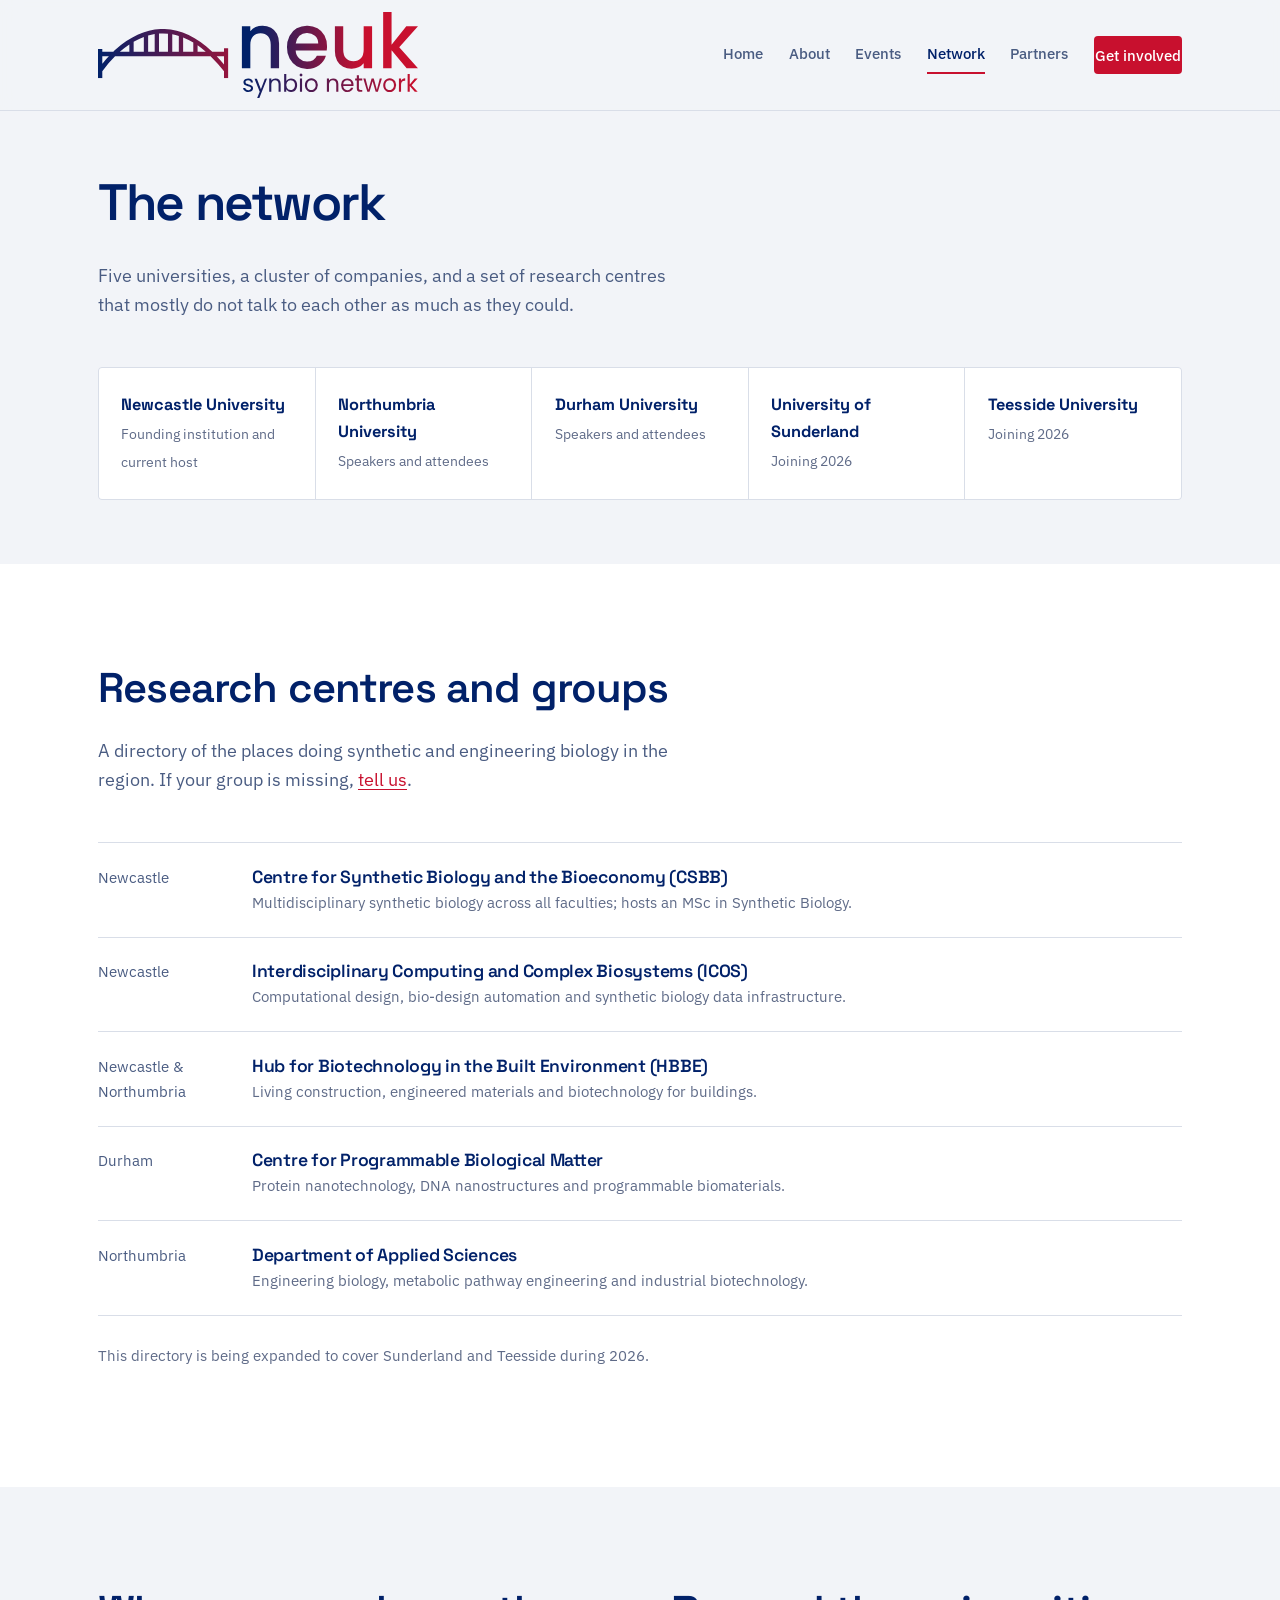
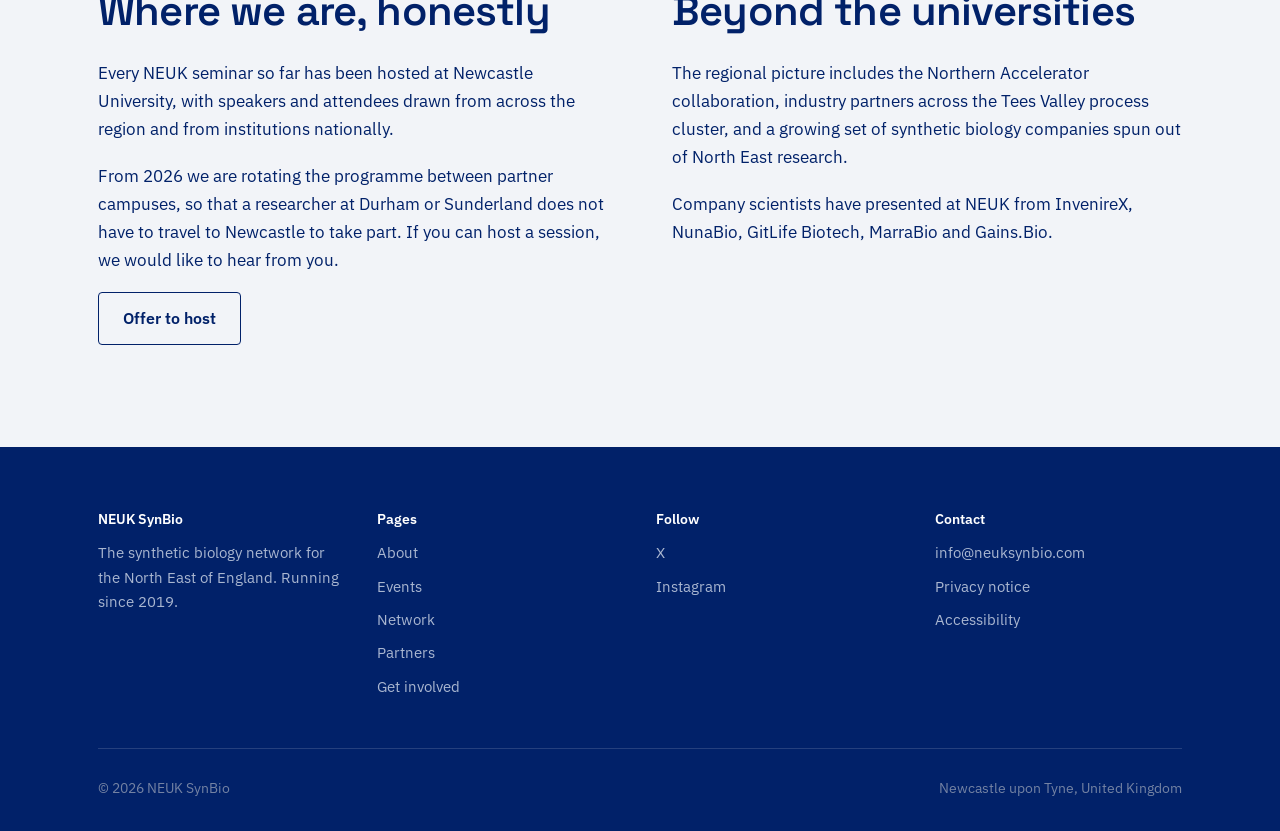
<file: network.html>
<!DOCTYPE html>
<html lang="en-GB">
<head>
<meta charset="utf-8">
<meta name="viewport" content="width=device-width, initial-scale=1">
<title>Network &mdash; NEUK SynBio</title>
<meta name="description" content="The universities, research centres and companies that make up synthetic biology in the North East of England.">
<meta property="og:title" content="Network &mdash; NEUK SynBio">
<meta property="og:description" content="The universities, research centres and companies that make up synthetic biology in the North East of England.">
<meta property="og:type" content="website">
<meta property="og:locale" content="en_GB">
<link rel="preconnect" href="https://fonts.googleapis.com">
<link rel="preconnect" href="https://fonts.gstatic.com" crossorigin>
<link href="https://fonts.googleapis.com/css2?family=IBM+Plex+Sans:wght@400;500;600&family=Space+Grotesk:wght@500;600;700&display=swap" rel="stylesheet">
<link rel="icon" href="assets/img/favicon.svg" type="image/svg+xml">
<link rel="stylesheet" href="assets/css/styles.css">
</head>

<body>
<a class="skip" href="#main">Skip to content</a>
<header class="site-header">
  <div class="wrap">
    <a class="brand" href="index.html">
      <img src="assets/img/NEUK_logo.svg" alt="NEUK SynBio network" class="brand-logo">
    </a>
    <button class="nav-toggle" aria-expanded="false" aria-controls="primary-nav">Menu</button>
    <nav class="nav" id="primary-nav" aria-label="Main">
      <a href="index.html">Home</a>
      <a href="about.html">About</a>
      <a href="events.html">Events</a>
      <a href="network.html" aria-current="page">Network</a>
      <a href="partners.html">Partners</a>
      <a class="btn btn-primary" href="get-involved.html">Get involved</a>
    </nav>
  </div>
</header>

<main id="main">

  <section class="tight">
    <div class="wrap">
      <div class="section-head">
        <h1 style="font-size:clamp(2rem,4.5vw,3.2rem)">The network</h1>
        <p>
          Five universities, a cluster of companies, and a set of research centres that
          mostly do not talk to each other as much as they could.
        </p>
      </div>
      <div class="institutions" id="institutions"></div>
    </div>
  </section>

  <section class="band-surface">
    <div class="wrap">
      <div class="section-head">
        <h2>Research centres and groups</h2>
        <p>
          A directory of the places doing synthetic and engineering biology in the region.
          If your group is missing, <a href="mailto:info@neuksynbio.com">tell us</a>.
        </p>
      </div>

      <!-- Add or correct entries here as you confirm them. -->
      <ul class="event-list">
        <li class="event-row">
          <div class="e-date">Newcastle</div>
          <div>
            <h3>Centre for Synthetic Biology and the Bioeconomy (CSBB)</h3>
            <p class="e-meta">Multidisciplinary synthetic biology across all faculties; hosts an MSc in Synthetic Biology.</p>
          </div>
          <span></span>
        </li>
        <li class="event-row">
          <div class="e-date">Newcastle</div>
          <div>
            <h3>Interdisciplinary Computing and Complex Biosystems (ICOS)</h3>
            <p class="e-meta">Computational design, bio-design automation and synthetic biology data infrastructure.</p>
          </div>
          <span></span>
        </li>
        <li class="event-row">
          <div class="e-date">Newcastle &amp; Northumbria</div>
          <div>
            <h3>Hub for Biotechnology in the Built Environment (HBBE)</h3>
            <p class="e-meta">Living construction, engineered materials and biotechnology for buildings.</p>
          </div>
          <span></span>
        </li>
        <li class="event-row">
          <div class="e-date">Durham</div>
          <div>
            <h3>Centre for Programmable Biological Matter</h3>
            <p class="e-meta">Protein nanotechnology, DNA nanostructures and programmable biomaterials.</p>
          </div>
          <span></span>
        </li>
        <li class="event-row">
          <div class="e-date">Northumbria</div>
          <div>
            <h3>Department of Applied Sciences</h3>
            <p class="e-meta">Engineering biology, metabolic pathway engineering and industrial biotechnology.</p>
          </div>
          <span></span>
        </li>
      </ul>
      <p style="margin-top:1.75rem; color:var(--ink-3); font-size:.92rem">
        This directory is being expanded to cover Sunderland and Teesside during 2026.
      </p>
    </div>
  </section>

  <section>
    <div class="wrap split">
      <div>
        <h2>Where we are, honestly</h2>
        <p>
          Every NEUK seminar so far has been hosted at Newcastle University, with speakers
          and attendees drawn from across the region and from institutions nationally.
        </p>
        <p>
          From 2026 we are rotating the programme between partner campuses, so that a
          researcher at Durham or Sunderland does not have to travel to Newcastle to take
          part. If you can host a session, we would like to hear from you.
        </p>
        <p class="mb-0"><a class="btn btn-secondary" href="get-involved.html#host">Offer to host</a></p>
      </div>
      <div>
        <h2>Beyond the universities</h2>
        <p>
          The regional picture includes the Northern Accelerator collaboration, industry
          partners across the Tees Valley process cluster, and a growing set of
          synthetic biology companies spun out of North East research.
        </p>
        <p>
          Company scientists have presented at NEUK from InvenireX, NunaBio, GitLife
          Biotech, MarraBio and Gains.Bio.
        </p>
      </div>
    </div>
  </section>
</main>

<footer class="site-footer">
  <div class="wrap">
    <div class="footer-grid">
      <div>
        <h4>NEUK SynBio</h4>
        <p style="margin:0">The synthetic biology network for the North East of England. Running since 2019.</p>
      </div>
      <div>
        <h4>Pages</h4>
        <ul>
          <li><a href="about.html">About</a></li>
          <li><a href="events.html">Events</a></li>
          <li><a href="network.html">Network</a></li>
          <li><a href="partners.html">Partners</a></li>
          <li><a href="get-involved.html">Get involved</a></li>
        </ul>
      </div>
      <div>
        <h4>Follow</h4>
        <ul>
          <li><a data-social="twitter" href="https://x.com/neuk_synbio" rel="noopener">X</a></li>
          <li><a data-social="instagram" href="https://www.instagram.com/neuksynbio/" rel="noopener">Instagram</a></li>
          <li><a data-social="linkedin" href="#" rel="noopener">LinkedIn</a></li>
        </ul>
      </div>
      <div>
        <h4>Contact</h4>
        <ul>
          <li><a href="mailto:info@neuksynbio.com">info@neuksynbio.com</a></li>
          <li><a href="privacy.html">Privacy notice</a></li>
          <li><a href="accessibility.html">Accessibility</a></li>
        </ul>
      </div>
    </div>
    <div class="footer-bottom">
      <span>&copy; <span id="year">2026</span> NEUK SynBio</span>
      <span>Newcastle upon Tyne, United Kingdom</span>
    </div>
  </div>
</footer>

<script src="assets/js/data.js"></script>
<script src="assets/js/site.js"></script>
</body>
</html>
</file>
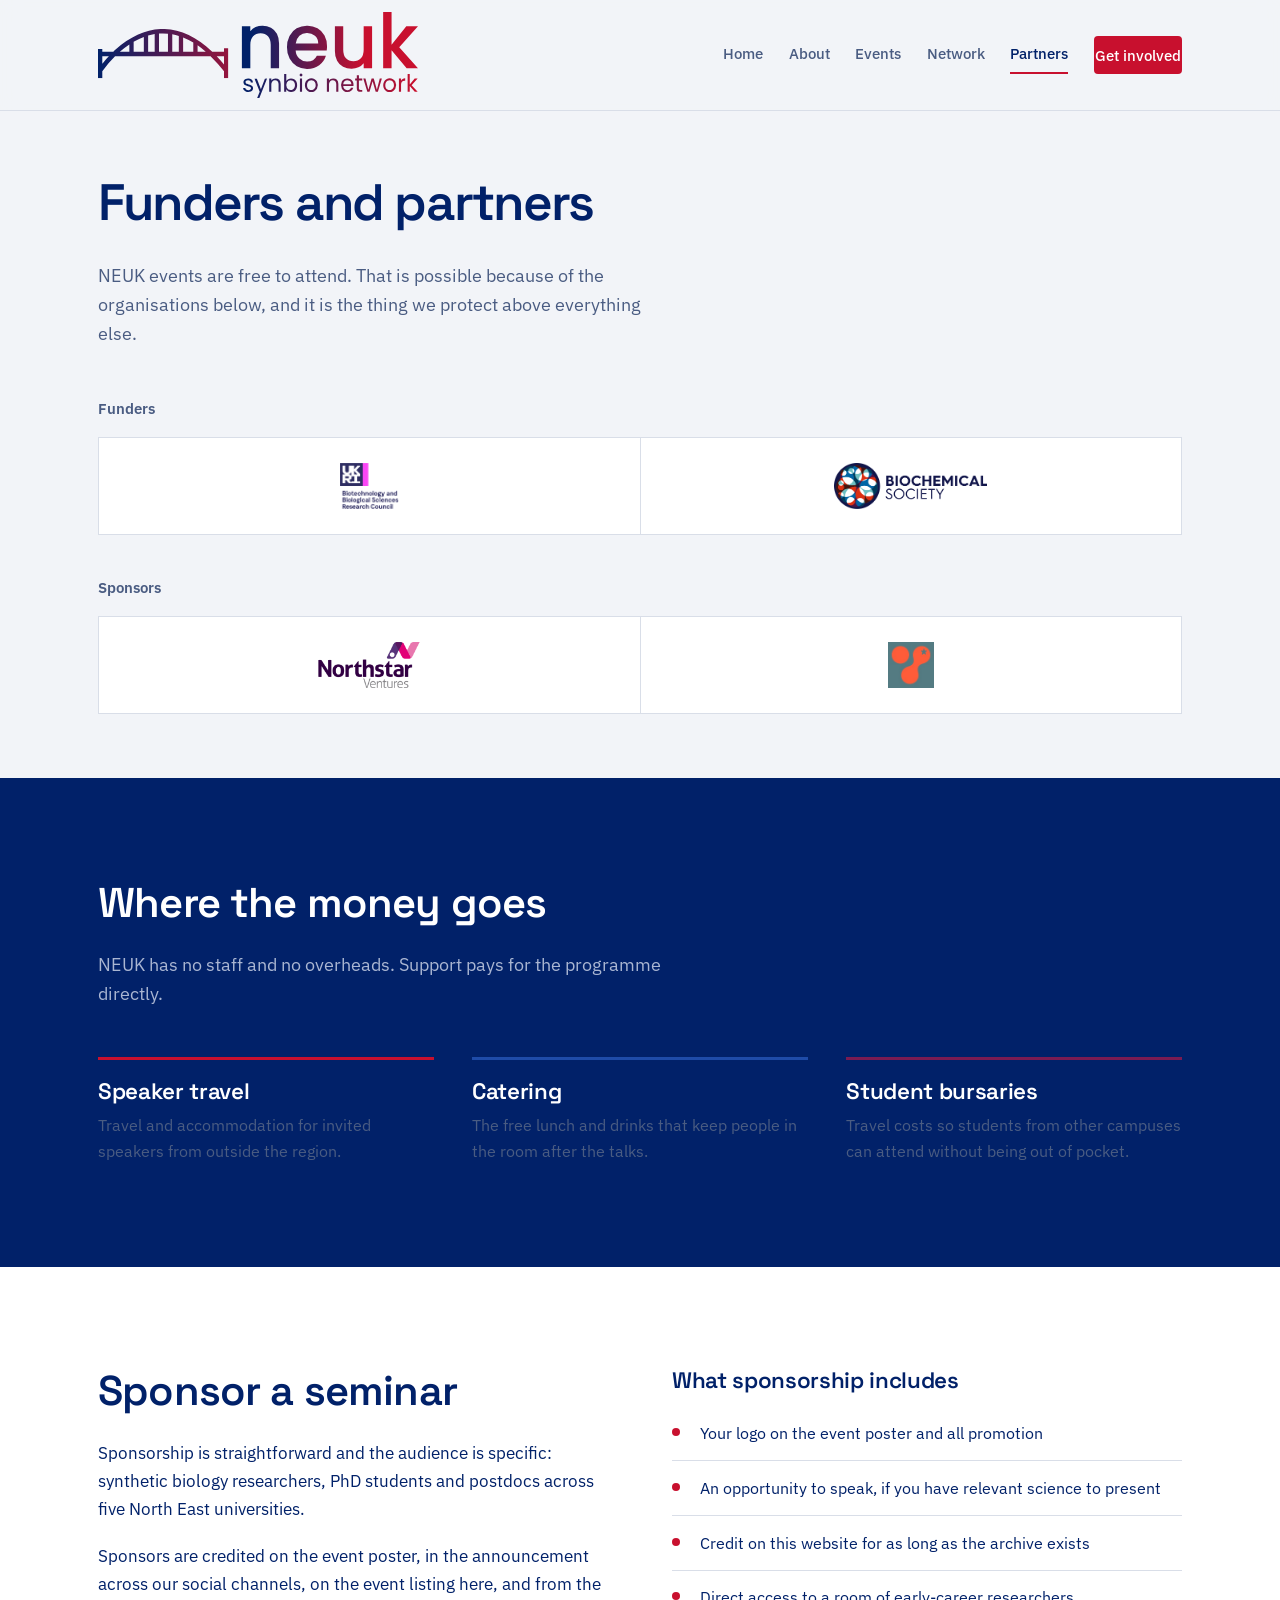
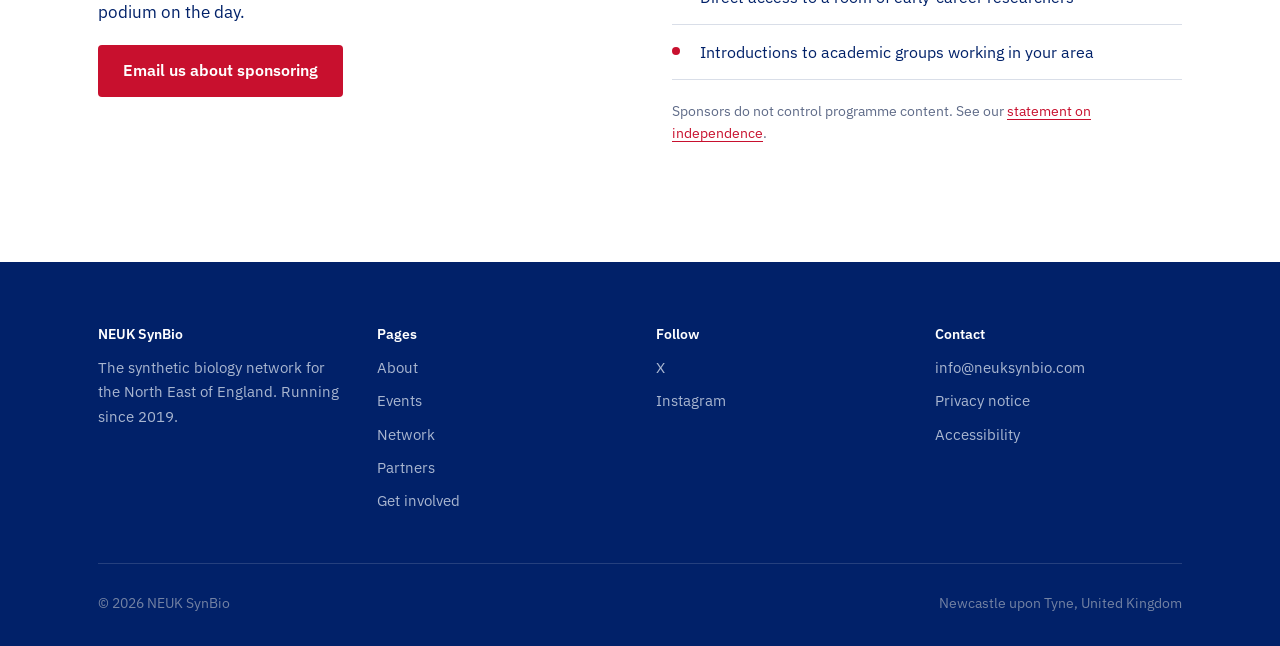
<file: partners.html>
<!DOCTYPE html>
<html lang="en-GB">
<head>
<meta charset="utf-8">
<meta name="viewport" content="width=device-width, initial-scale=1">
<title>Funders and partners &mdash; NEUK SynBio</title>
<meta name="description" content="The organisations that fund and sponsor NEUK SynBio, what their support pays for, and how to sponsor a seminar.">
<meta property="og:title" content="Funders and partners &mdash; NEUK SynBio">
<meta property="og:description" content="The organisations that fund and sponsor NEUK SynBio, what their support pays for, and how to sponsor a seminar.">
<meta property="og:type" content="website">
<meta property="og:locale" content="en_GB">
<link rel="preconnect" href="https://fonts.googleapis.com">
<link rel="preconnect" href="https://fonts.gstatic.com" crossorigin>
<link href="https://fonts.googleapis.com/css2?family=IBM+Plex+Sans:wght@400;500;600&family=Space+Grotesk:wght@500;600;700&display=swap" rel="stylesheet">
<link rel="icon" href="assets/img/favicon.svg" type="image/svg+xml">
<link rel="stylesheet" href="assets/css/styles.css">
</head>

<body>
<a class="skip" href="#main">Skip to content</a>
<header class="site-header">
  <div class="wrap">
    <a class="brand" href="index.html">
      <img src="assets/img/NEUK_logo.svg" alt="NEUK SynBio network" class="brand-logo">
    </a>
    <button class="nav-toggle" aria-expanded="false" aria-controls="primary-nav">Menu</button>
    <nav class="nav" id="primary-nav" aria-label="Main">
      <a href="index.html">Home</a>
      <a href="about.html">About</a>
      <a href="events.html">Events</a>
      <a href="network.html">Network</a>
      <a href="partners.html" aria-current="page">Partners</a>
      <a class="btn btn-primary" href="get-involved.html">Get involved</a>
    </nav>
  </div>
</header>

<main id="main">

  <section class="tight">
    <div class="wrap">
      <div class="section-head">
        <h1 style="font-size:clamp(2rem,4.5vw,3.2rem)">Funders and partners</h1>
        <p>
          NEUK events are free to attend. That is possible because of the organisations
          below, and it is the thing we protect above everything else.
        </p>
      </div>
      <div id="partners"></div>
    </div>
  </section>

  <section class="band-ink">
    <div class="wrap">
      <div class="section-head">
        <h2>Where the money goes</h2>
        <p>NEUK has no staff and no overheads. Support pays for the programme directly.</p>
      </div>
      <div class="strands">
        <div class="strand">
          <h3>Speaker travel</h3>
          <p>Travel and accommodation for invited speakers from outside the region.</p>
        </div>
        <div class="strand">
          <h3>Catering</h3>
          <p>The free lunch and drinks that keep people in the room after the talks.</p>
        </div>
        <div class="strand">
          <h3>Student bursaries</h3>
          <p>Travel costs so students from other campuses can attend without being out of pocket.</p>
        </div>
      </div>
    </div>
  </section>

  <section class="band-surface" id="sponsor">
    <div class="wrap split">
      <div>
        <h2>Sponsor a seminar</h2>
        <p>
          Sponsorship is straightforward and the audience is specific: synthetic biology
          researchers, PhD students and postdocs across five North East universities.
        </p>
        <p>
          Sponsors are credited on the event poster, in the announcement across our
          social channels, on the event listing here, and from the podium on the day.
        </p>
        <p class="mb-0">
          <a class="btn btn-primary" href="mailto:info@neuksynbio.com?subject=NEUK%20sponsorship">Email us about sponsoring</a>
        </p>
      </div>
      <div>
        <h3>What sponsorship includes</h3>
        <ul class="checklist">
          <li>Your logo on the event poster and all promotion</li>
          <li>An opportunity to speak, if you have relevant science to present</li>
          <li>Credit on this website for as long as the archive exists</li>
          <li>Direct access to a room of early-career researchers</li>
          <li>Introductions to academic groups working in your area</li>
        </ul>
        <p class="form-note" style="margin-top:1.25rem">
          Sponsors do not control programme content. See our
          <a href="about.html">statement on independence</a>.
        </p>
      </div>
    </div>
  </section>
</main>

<footer class="site-footer">
  <div class="wrap">
    <div class="footer-grid">
      <div>
        <h4>NEUK SynBio</h4>
        <p style="margin:0">The synthetic biology network for the North East of England. Running since 2019.</p>
      </div>
      <div>
        <h4>Pages</h4>
        <ul>
          <li><a href="about.html">About</a></li>
          <li><a href="events.html">Events</a></li>
          <li><a href="network.html">Network</a></li>
          <li><a href="partners.html">Partners</a></li>
          <li><a href="get-involved.html">Get involved</a></li>
        </ul>
      </div>
      <div>
        <h4>Follow</h4>
        <ul>
          <li><a data-social="twitter" href="https://x.com/neuk_synbio" rel="noopener">X</a></li>
          <li><a data-social="instagram" href="https://www.instagram.com/neuksynbio/" rel="noopener">Instagram</a></li>
          <li><a data-social="linkedin" href="#" rel="noopener">LinkedIn</a></li>
        </ul>
      </div>
      <div>
        <h4>Contact</h4>
        <ul>
          <li><a href="mailto:info@neuksynbio.com">info@neuksynbio.com</a></li>
          <li><a href="privacy.html">Privacy notice</a></li>
          <li><a href="accessibility.html">Accessibility</a></li>
        </ul>
      </div>
    </div>
    <div class="footer-bottom">
      <span>&copy; <span id="year">2026</span> NEUK SynBio</span>
      <span>Newcastle upon Tyne, United Kingdom</span>
    </div>
  </div>
</footer>

<script src="assets/js/data.js"></script>
<script src="assets/js/site.js"></script>
</body>
</html>
</file>
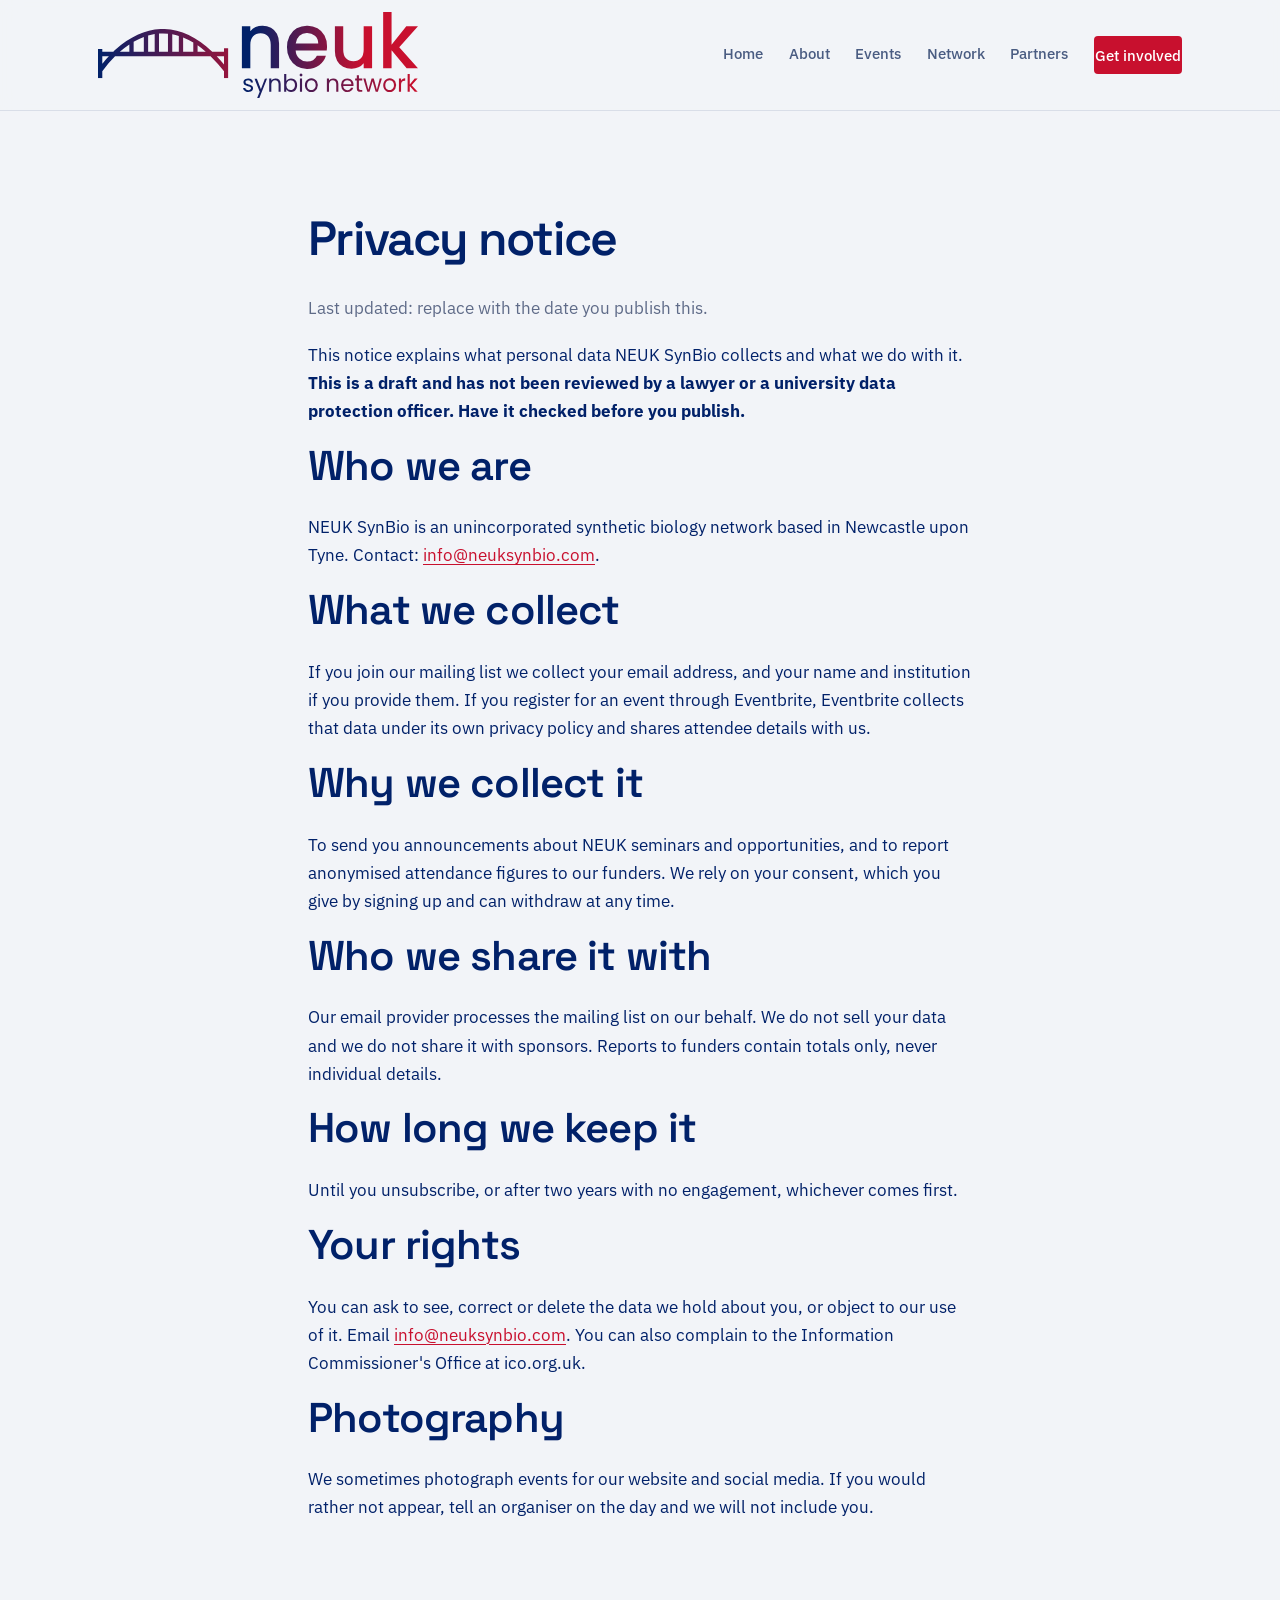
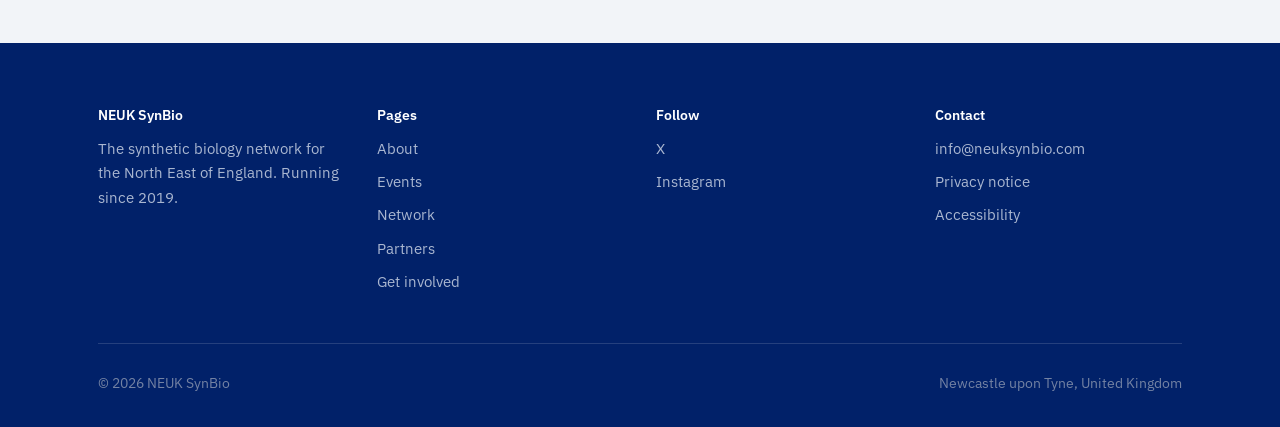
<file: privacy.html>
<!DOCTYPE html>
<html lang="en-GB">
<head>
<meta charset="utf-8">
<meta name="viewport" content="width=device-width, initial-scale=1">
<title>Privacy notice &mdash; NEUK SynBio</title>
<meta name="description" content="How NEUK SynBio collects and uses personal data.">
<meta property="og:title" content="Privacy notice &mdash; NEUK SynBio">
<meta property="og:description" content="How NEUK SynBio collects and uses personal data.">
<meta property="og:type" content="website">
<meta property="og:locale" content="en_GB">
<link rel="preconnect" href="https://fonts.googleapis.com">
<link rel="preconnect" href="https://fonts.gstatic.com" crossorigin>
<link href="https://fonts.googleapis.com/css2?family=IBM+Plex+Sans:wght@400;500;600&family=Space+Grotesk:wght@500;600;700&display=swap" rel="stylesheet">
<link rel="icon" href="assets/img/favicon.svg" type="image/svg+xml">
<link rel="stylesheet" href="assets/css/styles.css">
</head>

<body>
<a class="skip" href="#main">Skip to content</a>
<header class="site-header">
  <div class="wrap">
    <a class="brand" href="index.html">
      <img src="assets/img/NEUK_logo.svg" alt="NEUK SynBio network" class="brand-logo">
    </a>
    <button class="nav-toggle" aria-expanded="false" aria-controls="primary-nav">Menu</button>
    <nav class="nav" id="primary-nav" aria-label="Main">
      <a href="index.html">Home</a>
      <a href="about.html">About</a>
      <a href="events.html">Events</a>
      <a href="network.html">Network</a>
      <a href="partners.html">Partners</a>
      <a class="btn btn-primary" href="get-involved.html">Get involved</a>
    </nav>
  </div>
</header>

<main id="main">

  <section>
    <div class="wrap" style="max-width:760px">
      <h1 style="font-size:clamp(2rem,4.5vw,3rem)">Privacy notice</h1>
      <p style="color:var(--ink-3)">Last updated: replace with the date you publish this.</p>

      <p>
        This notice explains what personal data NEUK SynBio collects and what we do with it.
        <strong>This is a draft and has not been reviewed by a lawyer or a university data
        protection officer. Have it checked before you publish.</strong>
      </p>

      <h2>Who we are</h2>
      <p>
        NEUK SynBio is an unincorporated synthetic biology network based in Newcastle upon Tyne.
        Contact: <a href="mailto:info@neuksynbio.com">info@neuksynbio.com</a>.
      </p>

      <h2>What we collect</h2>
      <p>
        If you join our mailing list we collect your email address, and your name and
        institution if you provide them. If you register for an event through Eventbrite,
        Eventbrite collects that data under its own privacy policy and shares attendee
        details with us.
      </p>

      <h2>Why we collect it</h2>
      <p>
        To send you announcements about NEUK seminars and opportunities, and to report
        anonymised attendance figures to our funders. We rely on your consent, which you
        give by signing up and can withdraw at any time.
      </p>

      <h2>Who we share it with</h2>
      <p>
        Our email provider processes the mailing list on our behalf. We do not sell your
        data and we do not share it with sponsors. Reports to funders contain totals only,
        never individual details.
      </p>

      <h2>How long we keep it</h2>
      <p>
        Until you unsubscribe, or after two years with no engagement, whichever comes first.
      </p>

      <h2>Your rights</h2>
      <p>
        You can ask to see, correct or delete the data we hold about you, or object to our
        use of it. Email <a href="mailto:info@neuksynbio.com">info@neuksynbio.com</a>.
        You can also complain to the Information Commissioner's Office at ico.org.uk.
      </p>

      <h2>Photography</h2>
      <p>
        We sometimes photograph events for our website and social media. If you would
        rather not appear, tell an organiser on the day and we will not include you.
      </p>
    </div>
  </section>
</main>

<footer class="site-footer">
  <div class="wrap">
    <div class="footer-grid">
      <div>
        <h4>NEUK SynBio</h4>
        <p style="margin:0">The synthetic biology network for the North East of England. Running since 2019.</p>
      </div>
      <div>
        <h4>Pages</h4>
        <ul>
          <li><a href="about.html">About</a></li>
          <li><a href="events.html">Events</a></li>
          <li><a href="network.html">Network</a></li>
          <li><a href="partners.html">Partners</a></li>
          <li><a href="get-involved.html">Get involved</a></li>
        </ul>
      </div>
      <div>
        <h4>Follow</h4>
        <ul>
          <li><a data-social="twitter" href="https://x.com/neuk_synbio" rel="noopener">X</a></li>
          <li><a data-social="instagram" href="https://www.instagram.com/neuksynbio/" rel="noopener">Instagram</a></li>
          <li><a data-social="linkedin" href="#" rel="noopener">LinkedIn</a></li>
        </ul>
      </div>
      <div>
        <h4>Contact</h4>
        <ul>
          <li><a href="mailto:info@neuksynbio.com">info@neuksynbio.com</a></li>
          <li><a href="privacy.html">Privacy notice</a></li>
          <li><a href="accessibility.html">Accessibility</a></li>
        </ul>
      </div>
    </div>
    <div class="footer-bottom">
      <span>&copy; <span id="year">2026</span> NEUK SynBio</span>
      <span>Newcastle upon Tyne, United Kingdom</span>
    </div>
  </div>
</footer>

<script src="assets/js/data.js"></script>
<script src="assets/js/site.js"></script>
</body>
</html>
</file>
<file: assets/css/styles.css>
/* ============================================================
   NEUK SynBio — stylesheet
   Edit colours and fonts in the :root block below.
   Each thing is defined in exactly one place.
   ============================================================ */

:root {
  /* --- Colour ---------------------------------------------- */
  /* Taken from the NEUK logo: navy #012169 to red #C8102E.     */
  --ink:        #012169;   /* logo navy — text, dark sections     */
  --ink-2:      #4A5C82;   /* secondary text                      */
  --ink-3:      #5F6B88;   /* muted text, captions                */
  --paper:      #F2F4F8;   /* page background                     */
  --surface:    #FFFFFF;   /* cards, panels                       */
  --line:       #D9DEE8;   /* hairlines, borders                  */

  --brand:       #C8102E;  /* logo red — links, buttons, nodes    */
  --brand-light: #FF7A8F;  /* lighter red, for navy backgrounds   */
  --accent:      #1E4BA8;  /* mid blue — "next event", map edges  */
  --deep:        #7A1B52;  /* the plum where the gradient crosses */

  --focus:       #1E4BA8;

  /* --- Type ------------------------------------------------ */
  --display: 'Space Grotesk', 'Segoe UI', system-ui, sans-serif;
  --body:    'IBM Plex Sans', system-ui, -apple-system, sans-serif;

  /* --- Layout ---------------------------------------------- */
  --wrap: 1180px;
  --gutter: clamp(1.25rem, 4vw, 3rem);
  --radius: 4px;
}

/* ============================================================
   Base
   ============================================================ */

*, *::before, *::after { box-sizing: border-box; }

html { scroll-behavior: smooth; }
@media (prefers-reduced-motion: reduce) {
  html { scroll-behavior: auto; }
  *, *::before, *::after {
    animation-duration: .01ms !important;
    animation-iteration-count: 1 !important;
    transition-duration: .01ms !important;
  }
}

body {
  margin: 0;
  background: var(--paper);
  color: var(--ink);
  font-family: var(--body);
  font-size: 1.0625rem;
  line-height: 1.65;
  -webkit-font-smoothing: antialiased;
}

h1, h2, h3, h4 {
  font-family: var(--display);
  font-weight: 600;
  line-height: 1.08;
  letter-spacing: -0.02em;
  margin: 0 0 .6em;
  text-wrap: balance;
}

h1 { font-size: clamp(2.4rem, 5.6vw, 4.1rem); letter-spacing: -0.035em; }
h2 { font-size: clamp(1.75rem, 3.4vw, 2.6rem); }
h3 { font-size: clamp(1.15rem, 1.9vw, 1.4rem); letter-spacing: -0.015em; }

p { margin: 0 0 1.1em; max-width: 68ch; }

a { color: var(--brand); text-decoration-thickness: 1px; text-underline-offset: 3px; }
a:hover { color: var(--ink); }

:focus-visible {
  outline: 3px solid var(--focus);
  outline-offset: 3px;
  border-radius: 2px;
}

img, svg { max-width: 100%; }

.wrap {
  width: 100%;
  max-width: var(--wrap);
  margin-inline: auto;
  padding-inline: var(--gutter);
}

.skip {
  position: absolute; left: -9999px;
  background: var(--ink); color: #fff;
  padding: .75rem 1.25rem; z-index: 200;
}
.skip:focus { left: 1rem; top: 1rem; }

/* ============================================================
   Header
   ------------------------------------------------------------
   Logo size: the 52px on .brand svg
   ============================================================ */

.site-header {
  position: sticky; top: 0; z-index: 100;
  background: rgba(242, 244, 248, .88);
  backdrop-filter: blur(10px);
  border-bottom: 1px solid var(--line);
}

.site-header .wrap {
  display: flex; align-items: center; gap: 2rem;
  min-height: 110px;
}

.brand {
  display: inline-flex; align-items: center;
  margin-right: auto;
  text-decoration: none;
  line-height: 0;
}
.brand-logo { height: 86px; width: auto; display: block; }

@media (max-width: 600px) {
  .brand-logo { height: 56px; max-width: 58vw; }
  .site-header .wrap { gap: 1rem; }
}

.nav { display: flex; align-items: center; gap: 1.6rem; }
.nav a {
  color: var(--ink-2); text-decoration: none;
  font-size: .95rem; font-weight: 500;
  padding: .35rem 0;
  border-bottom: 2px solid transparent;
}
.nav a:hover, .nav a[aria-current="page"] {
  color: var(--ink); border-bottom-color: var(--brand);
}
.nav a.btn-primary,
.nav a.btn-primary:hover {
  color: #fff;
  border-bottom: none;
}
.nav-toggle {
  display: none;
  background: none; border: 1px solid var(--line);
  border-radius: var(--radius);
  padding: .5rem .7rem; cursor: pointer;
  font: inherit; font-size: .9rem; color: var(--ink);
}

@media (max-width: 860px) {
  .nav-toggle { display: block; }
  .nav {
    display: none;
    position: absolute; inset: 86px 0 auto 0;
    flex-direction: column; align-items: stretch; gap: 0;
    background: var(--surface);
    border-bottom: 1px solid var(--line);
    padding: .5rem var(--gutter) 1.25rem;
  }
  .nav.open { display: flex; }
  .nav a { padding: .85rem 0; border-bottom: 1px solid var(--line); }
  .nav .btn { margin-top: .9rem; text-align: center; border-bottom: none; }
}

/* ============================================================
   Buttons
   ============================================================ */

.btn {
  display: inline-block;
  font-family: var(--body); font-weight: 600; font-size: .97rem;
  padding: .78rem 1.5rem;
  border-radius: var(--radius);
  border: 1.5px solid transparent;
  text-decoration: none;
  cursor: pointer;
  transition: background-color .15s, color .15s, border-color .15s;
}
button.btn { line-height: inherit; }
.btn-primary { background: var(--brand); color: #fff; }
.btn-primary:hover { background: #A00D25; color: #fff; }
.btn-secondary { background: transparent; color: var(--ink); border-color: var(--ink); }
.btn-secondary:hover { background: var(--ink); color: var(--paper); }
.btn-onDark { background: transparent; color: var(--paper); border-color: rgba(255,255,255,.45); }
.btn-onDark:hover { background: var(--paper); color: var(--ink); }

/* ============================================================
   Section rhythm
   ============================================================ */

section { padding-block: clamp(3.5rem, 8vw, 6.5rem); }
section.tight { padding-block: clamp(2.5rem, 5vw, 4rem); }

.band-ink { background: var(--ink); color: var(--paper); }
.band-ink h2, .band-ink h3 { color: #fff; }
.band-ink p { color: #C3CCE0; }
.band-ink a { color: var(--brand-light); }

.band-surface { background: var(--surface); }

.section-head { max-width: 58ch; margin-bottom: clamp(2rem, 4vw, 3rem); }
.section-head p { color: var(--ink-2); font-size: 1.1rem; }
.band-ink .section-head p { color: #AAB6D2; }

.rule { height: 1px; background: var(--line); border: 0; margin: 0; }

/* ============================================================
   Hero
   ------------------------------------------------------------
   Map size: the two fr values on .hero-grid, and the 118% on
   .hero-figure which lets it overhang its column.
   ============================================================ */

.hero { padding-block: clamp(3rem, 7vw, 5.5rem) clamp(2rem, 4vw, 3rem); }

.hero-grid {
  display: grid;
  grid-template-columns: minmax(0, 0.9fr) minmax(0, 1.1fr);
  gap: clamp(2rem, 5vw, 4.5rem);
  align-items: center;
}

.hero h1 { margin-bottom: .45em; }

.hero-lede {
  font-size: clamp(1.1rem, 1.6vw, 1.28rem);
  color: var(--ink-2);
  max-width: 46ch;
}

.hero-actions { display: flex; flex-wrap: wrap; gap: .85rem; margin-top: 2rem; }

.hero-figure { position: relative; }
.hero-figure figcaption {
  font-size: .85rem; color: var(--ink-3);
  margin-top: .75rem; max-width: 34ch;
}

@media (min-width: 901px) {
  .hero-figure { width: 118%; margin-left: -9%; }
}
@media (max-width: 900px) {
  .hero-grid { grid-template-columns: 1fr; }
  .hero-figure { max-width: 520px; }
}

/* ============================================================
   Map
   ------------------------------------------------------------
   Label size: the 16px on .map-label (21px on small screens)
   ============================================================ */

.map-land { fill: rgba(120, 190, 205, .06); stroke: none; }

/* the coast is a real edge, so it is solid */
.map-coast {
  fill: none; stroke: var(--ink-3); stroke-width: 1.2;
  opacity: .6; stroke-linejoin: round; stroke-linecap: round;
}
/* the inland border is administrative, so it is dashed */
.map-inland {
  fill: none; stroke: var(--ink-3); stroke-width: 1;
  opacity: .35; stroke-dasharray: 3 4; stroke-linejoin: round;
}
.map-leaders path {
  fill: none; stroke: var(--ink-3); stroke-width: .8; opacity: .3;
}

.map-edge {
  stroke: var(--accent); stroke-width: 1.1; fill: none; opacity: .38;
  stroke-dasharray: 400; stroke-dashoffset: 400;
  animation: draw 1.5s ease-out forwards;
}
.map-edge:nth-of-type(even) { animation-delay: .18s; }
@keyframes draw { to { stroke-dashoffset: 0; } }
@media (prefers-reduced-motion: reduce) {
  .map-edge { stroke-dashoffset: 0; animation: none; }
}

.map-node-uni { fill: var(--brand); }
.map-halo { fill: var(--brand); opacity: .13; }
.map-label {
  font-family: var(--body); font-size: 16px; font-weight: 600;
  fill: var(--ink);
}
@media (max-width: 900px) {
  .map-label { font-size: 21px; }
}

/* ============================================================
   Next event strip
   ------------------------------------------------------------
   Text sizes and the poster thumbnail are all set here.
   ============================================================ */

.next-event {
  background: var(--surface);
  border: 1px solid var(--line);
  border-left: 4px solid var(--accent);
  border-radius: var(--radius);
  padding: clamp(1.5rem, 3vw, 2rem);
  display: grid;
  grid-template-columns: auto 1fr auto;
  gap: clamp(1.25rem, 3vw, 2.5rem);
  align-items: center;
}
.next-poster {
  width: 120px; height: auto;
  border-radius: var(--radius);
  border: 1px solid var(--line);
  align-self: center;
}
.next-event .when {
  text-align: center; min-width: 76px;
  border-right: 1px solid var(--line); padding-right: 1.5rem;
}
.next-event .when .d {
  font-family: var(--display); font-size: 3rem; font-weight: 700;
  line-height: 1; display: block; letter-spacing: -0.04em;
}
.next-event .when .m { font-size: 1rem; color: var(--ink-2); }
.next-event h3 { font-size: 1.6rem; margin-bottom: .3rem; }
.next-event .meta { color: var(--ink-2); font-size: 1.05rem; margin: 0; }
.next-event .tag {
  display: inline-block; font-size: .88rem; font-weight: 600;
  color: var(--accent); margin-bottom: .5rem;
}

@media (max-width: 780px) {
  .next-event { grid-template-columns: 1fr; }
  .next-event .when {
    text-align: left; border-right: none; padding-right: 0;
    border-bottom: 1px solid var(--line); padding-bottom: .85rem;
    display: flex; align-items: baseline; gap: .5rem;
  }
  .next-event .when .d { font-size: 2.2rem; }
}

/* ============================================================
   Three strands
   ============================================================ */

.strands {
  display: grid;
  grid-template-columns: repeat(auto-fit, minmax(240px, 1fr));
  gap: clamp(1.5rem, 3vw, 3rem);
}
.strand { border-top: 3px solid var(--brand); padding-top: 1.25rem; }
.strand:nth-child(2) { border-top-color: var(--accent); }
.strand:nth-child(3) { border-top-color: var(--deep); }
.strand h3 { margin-bottom: .5rem; }
.strand p { color: var(--ink-2); font-size: 1rem; margin-bottom: 0; }

/* ============================================================
   Institutions
   ============================================================ */

.institutions {
  display: grid;
  grid-template-columns: repeat(auto-fit, minmax(190px, 1fr));
  gap: 1px;
  background: var(--line);
  border: 1px solid var(--line);
  border-radius: var(--radius);
  overflow: hidden;
}
.institution { background: var(--surface); padding: 1.5rem 1.4rem; }
.institution strong { display: block; font-family: var(--display); font-size: 1.02rem; }
.institution span { font-size: .88rem; color: var(--ink-3); }

/* ============================================================
   Speaker and committee cards
   ============================================================ */

.card-grid {
  display: grid;
  grid-template-columns: repeat(auto-fill, minmax(260px, 1fr));
  gap: clamp(1.25rem, 2.5vw, 2rem);
}

.speaker-card {
  background: var(--surface);
  border: 1px solid var(--line);
  border-radius: var(--radius);
  padding: 1.5rem;
  display: flex; flex-direction: column;
}
.speaker-card .pic {
  width: 56px; height: 56px; border-radius: 50%;
  background: var(--paper); border: 1px solid var(--line);
  object-fit: cover; margin-bottom: 1rem;
}
.speaker-card h3 { font-size: 1.1rem; margin-bottom: .15rem; }
.speaker-card .role { font-size: .9rem; color: var(--ink-2); margin: 0 0 .9rem; }
.speaker-card .talk {
  font-size: .95rem; color: var(--ink); margin: 0 0 .9rem;
  padding-left: .9rem; border-left: 2px solid var(--brand);
}
.speaker-card .date { font-size: .85rem; color: var(--ink-3); margin: auto 0 0; }

/* ============================================================
   Event list
   ============================================================ */

.event-list { list-style: none; margin: 0; padding: 0; }
.event-row {
  display: grid;
  grid-template-columns: 130px 1fr auto;
  gap: 1.5rem; align-items: baseline;
  padding: 1.35rem 0;
  border-bottom: 1px solid var(--line);
}
.event-row:first-child { border-top: 1px solid var(--line); }
.event-row .e-date { color: var(--ink-2); font-size: .95rem; font-variant-numeric: tabular-nums; }
.event-row h3 { font-size: 1.1rem; margin-bottom: .25rem; }
.event-row h3 a { color: inherit; text-decoration: none; }
.event-row h3 a:hover { color: var(--brand); text-decoration: underline; }
.event-row .e-meta { font-size: .92rem; color: var(--ink-3); margin: 0; }
.event-more {
  font-size: .92rem; font-weight: 600;
  color: var(--brand); text-decoration: none;
  white-space: nowrap;
}
.event-more:hover { text-decoration: underline; }
@media (max-width: 700px) {
  .event-row { grid-template-columns: 1fr; gap: .4rem; }
}

/* ============================================================
   Single event page
   ============================================================ */

.lede-speaker {
  font-size: 1.1rem; font-weight: 600;
  color: var(--ink); margin: 0 0 .35rem;
}
.detail-summary {
  font-size: 1.1rem; color: var(--ink-2);
  margin-top: 1.5rem; max-width: 62ch;
}
.event-poster {
  display: block;
  width: 100%; max-width: 420px; height: auto;
  margin: 2rem 0 .5rem;
  border: 1px solid var(--line);
  border-radius: var(--radius);
}

.resource-grid {
  display: grid;
  grid-template-columns: repeat(auto-fit, minmax(230px, 1fr));
  gap: 1rem;
  margin: 2rem 0;
}
.resource {
  display: block;
  background: var(--surface);
  border: 1px solid var(--line);
  border-left: 3px solid var(--brand);
  padding: 1rem 1.25rem;
  text-decoration: none;
}
.resource:hover { border-left-color: var(--accent); }
.resource strong { display: block; color: var(--ink); font-size: 1rem; }
.resource span { font-size: .88rem; color: var(--ink-3); }

/* ============================================================
   Numbers for funders
   ============================================================ */

.figures {
  display: grid;
  grid-template-columns: repeat(auto-fit, minmax(160px, 1fr));
  gap: clamp(1.5rem, 4vw, 3rem);
}
.figure .n {
  font-family: var(--display); font-weight: 700;
  font-size: clamp(2.6rem, 5vw, 3.6rem);
  line-height: 1; letter-spacing: -0.04em;
  color: var(--brand-light);
  font-variant-numeric: tabular-nums;
  display: block;
}
.figure p { font-size: .95rem; margin: .6rem 0 0; max-width: 24ch; }

/* ============================================================
   Split panel
   ============================================================ */

.split {
  display: grid;
  grid-template-columns: repeat(auto-fit, minmax(300px, 1fr));
  gap: clamp(2rem, 5vw, 4rem);
  align-items: start;
}
.checklist { list-style: none; margin: 0; padding: 0; }
.checklist li {
  padding: .85rem 0 .85rem 1.75rem;
  border-bottom: 1px solid var(--line);
  position: relative;
  font-size: 1rem;
}
.checklist li::before {
  content: ''; position: absolute; left: 0; top: 1.35rem;
  width: 8px; height: 8px; border-radius: 50%;
  background: var(--brand);
}
.band-ink .checklist li { border-bottom-color: rgba(255,255,255,.14); color: #D5DCEB; }
.band-ink .checklist li::before { background: var(--brand-light); }

/* ============================================================
   Partner logo wall
   ============================================================ */

.logo-wall {
  display: grid;
  grid-template-columns: repeat(auto-fit, minmax(150px, 1fr));
  gap: 1px; background: var(--line);
  border: 1px solid var(--line);
}
.logo-cell {
  background: var(--surface);
  min-height: 96px;
  display: grid; place-items: center;
  padding: 1.25rem;
  text-align: center;
}
.logo-cell img { max-height: 46px; width: auto; }
.logo-cell span { font-size: .9rem; color: var(--ink-3); font-weight: 500; }

.tier-label {
  font-size: .95rem; font-weight: 600; color: var(--ink-2);
  margin: 2.5rem 0 1rem;
}
.tier-label:first-of-type { margin-top: 0; }

/* ============================================================
   Forms
   ============================================================ */

.signup {
  display: flex; flex-wrap: wrap; gap: .75rem;
  margin-top: 1.5rem; max-width: 520px;
}
.signup input[type="email"] {
  flex: 1 1 260px;
  font: inherit; font-size: 1rem;
  padding: .78rem 1rem;
  border: 1.5px solid var(--line);
  border-radius: var(--radius);
  background: var(--surface); color: var(--ink);
}
.signup input::placeholder { color: var(--ink-3); }
.band-ink .signup input[type="email"] {
  background: rgba(255,255,255,.06); border-color: rgba(255,255,255,.25); color: #fff;
}
.band-ink .signup input::placeholder { color: #93A0BD; }

.field { margin-bottom: 1.15rem; }
.field label {
  display: block; font-size: .93rem; font-weight: 600;
  margin-bottom: .4rem; color: var(--ink);
}
.field input, .field select, .field textarea {
  width: 100%;
  font: inherit; font-size: 1rem;
  padding: .7rem .85rem;
  border: 1.5px solid var(--line);
  border-radius: var(--radius);
  background: var(--surface); color: var(--ink);
}
.field textarea { resize: vertical; min-height: 130px; }
.field-pair {
  display: grid; grid-template-columns: repeat(auto-fit, minmax(200px, 1fr));
  gap: 1.15rem;
}

.form-note { font-size: .85rem; color: var(--ink-3); margin-top: .9rem; }
.band-ink .form-note { color: #93A0BD; }
.form-done {
  border-left: 3px solid var(--brand);
  padding: 1rem 1.25rem;
  background: var(--surface);
  margin: 0;
}
.form-error { color: #A32D2D; font-size: .92rem; margin-top: .9rem; }

/* ============================================================
   Luma calendar embed
   ============================================================ */

.luma-embed {
  width: 100%;
  min-height: 560px;
  border: 1px solid var(--line);
  border-radius: var(--radius);
  background: var(--surface);
}

/* ============================================================
   Footer
   ============================================================ */

.site-footer {
  background: var(--ink); color: #A9B6D0;
  padding-block: clamp(2.5rem, 5vw, 4rem) 2rem;
  font-size: .93rem;
}
.footer-grid {
  display: grid;
  grid-template-columns: repeat(auto-fit, minmax(180px, 1fr));
  gap: 2rem;
  padding-bottom: 2.5rem;
  border-bottom: 1px solid rgba(255,255,255,.14);
}
.site-footer h4 {
  font-size: .9rem; color: #fff; margin-bottom: .9rem;
  font-family: var(--body); font-weight: 600; letter-spacing: 0;
}
.site-footer ul { list-style: none; margin: 0; padding: 0; }
.site-footer li { margin-bottom: .55rem; }
.site-footer a { color: #A9B6D0; text-decoration: none; }
.site-footer a:hover { color: #fff; text-decoration: underline; }
.footer-bottom {
  padding-top: 1.75rem;
  display: flex; flex-wrap: wrap; gap: 1rem 2rem;
  justify-content: space-between;
  font-size: .85rem; color: #7382A3;
}

/* ============================================================
   Utilities
   ============================================================ */

.visually-hidden {
  position: absolute; width: 1px; height: 1px;
  margin: -1px; padding: 0; overflow: hidden;
  clip: rect(0 0 0 0); white-space: nowrap; border: 0;
}
.mt-0 { margin-top: 0; }
.mb-0 { margin-bottom: 0; }
</file>
